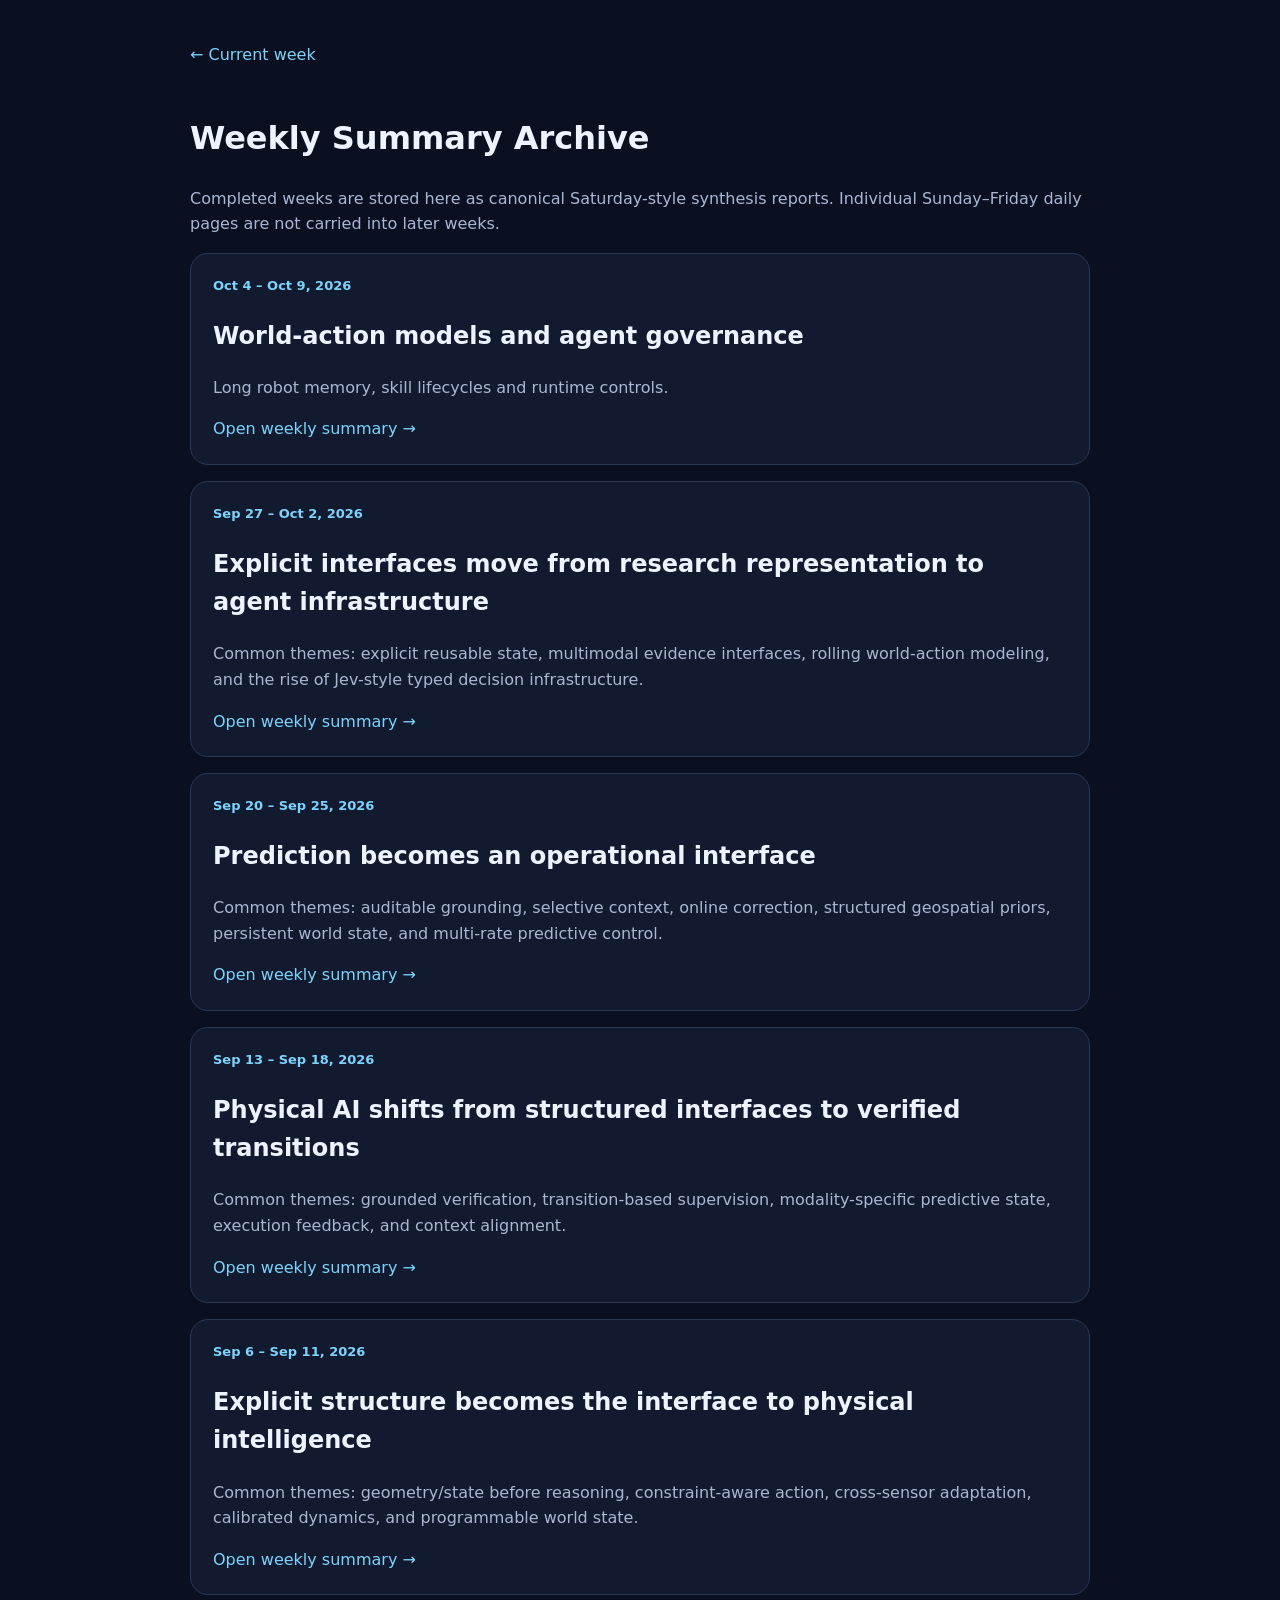
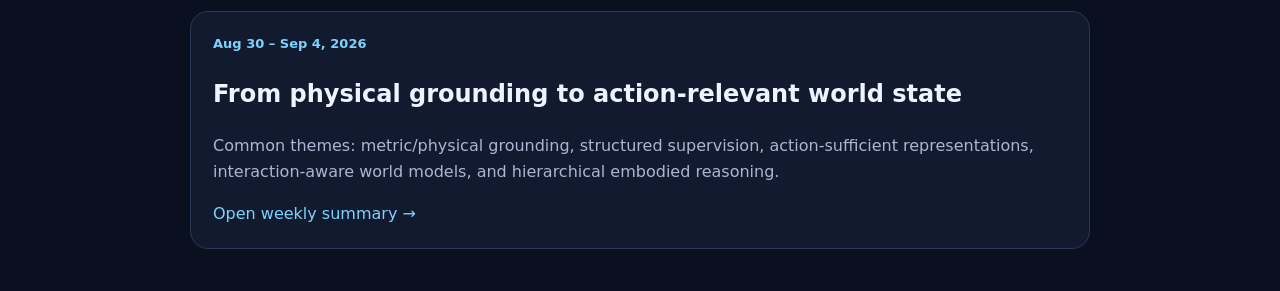
<file: archive/index.html>
<!doctype html><html lang="en"><head><meta charset="utf-8"><meta name="viewport" content="width=device-width,initial-scale=1"><title>Spatial AI Trend — Weekly Archive</title><style>body{margin:0;background:#0b1020;color:#edf3ff;font-family:Inter,system-ui,sans-serif;line-height:1.6}.wrap{max-width:900px;margin:auto;padding:42px 22px}a{color:#7dd3fc;text-decoration:none}.card{border:1px solid #2a3854;background:#121a2f;border-radius:18px;padding:22px;margin-top:16px}p{color:#aab7d2}.back{display:inline-block;margin-bottom:24px}.meta{font-size:13px;color:#7dd3fc;font-weight:700}</style></head><body><main class="wrap"><a class="back" href="../">← Current week</a><h1>Weekly Summary Archive</h1><p>Completed weeks are stored here as canonical Saturday-style synthesis reports. Individual Sunday–Friday daily pages are not carried into later weeks.</p><div class="card"><div class="meta">Oct 4 – Oct 9, 2026</div><h2>World-action models and agent governance</h2><p>Long robot memory, skill lifecycles and runtime controls.</p><a href="2026-10-04-to-2026-10-09.html">Open weekly summary →</a></div><div class="card"><div class="meta">Sep 27 – Oct 2, 2026</div><h2>Explicit interfaces move from research representation to agent infrastructure</h2><p>Common themes: explicit reusable state, multimodal evidence interfaces, rolling world-action modeling, and the rise of Jev-style typed decision infrastructure.</p><a href="2026-09-27-to-2026-10-02.html">Open weekly summary →</a></div><div class="card"><div class="meta">Sep 20 – Sep 25, 2026</div><h2>Prediction becomes an operational interface</h2><p>Common themes: auditable grounding, selective context, online correction, structured geospatial priors, persistent world state, and multi-rate predictive control.</p><a href="2026-09-20-to-2026-09-25.html">Open weekly summary →</a></div><div class="card"><div class="meta">Sep 13 – Sep 18, 2026</div><h2>Physical AI shifts from structured interfaces to verified transitions</h2><p>Common themes: grounded verification, transition-based supervision, modality-specific predictive state, execution feedback, and context alignment.</p><a href="2026-09-13-to-2026-09-18.html">Open weekly summary →</a></div><div class="card"><div class="meta">Sep 6 – Sep 11, 2026</div><h2>Explicit structure becomes the interface to physical intelligence</h2><p>Common themes: geometry/state before reasoning, constraint-aware action, cross-sensor adaptation, calibrated dynamics, and programmable world state.</p><a href="2026-09-06-to-2026-09-11.html">Open weekly summary →</a></div><div class="card"><div class="meta">Aug 30 – Sep 4, 2026</div><h2>From physical grounding to action-relevant world state</h2><p>Common themes: metric/physical grounding, structured supervision, action-sufficient representations, interaction-aware world models, and hierarchical embodied reasoning.</p><a href="2026-08-30-to-2026-09-04.html">Open weekly summary →</a></div></main></body></html>
</file>
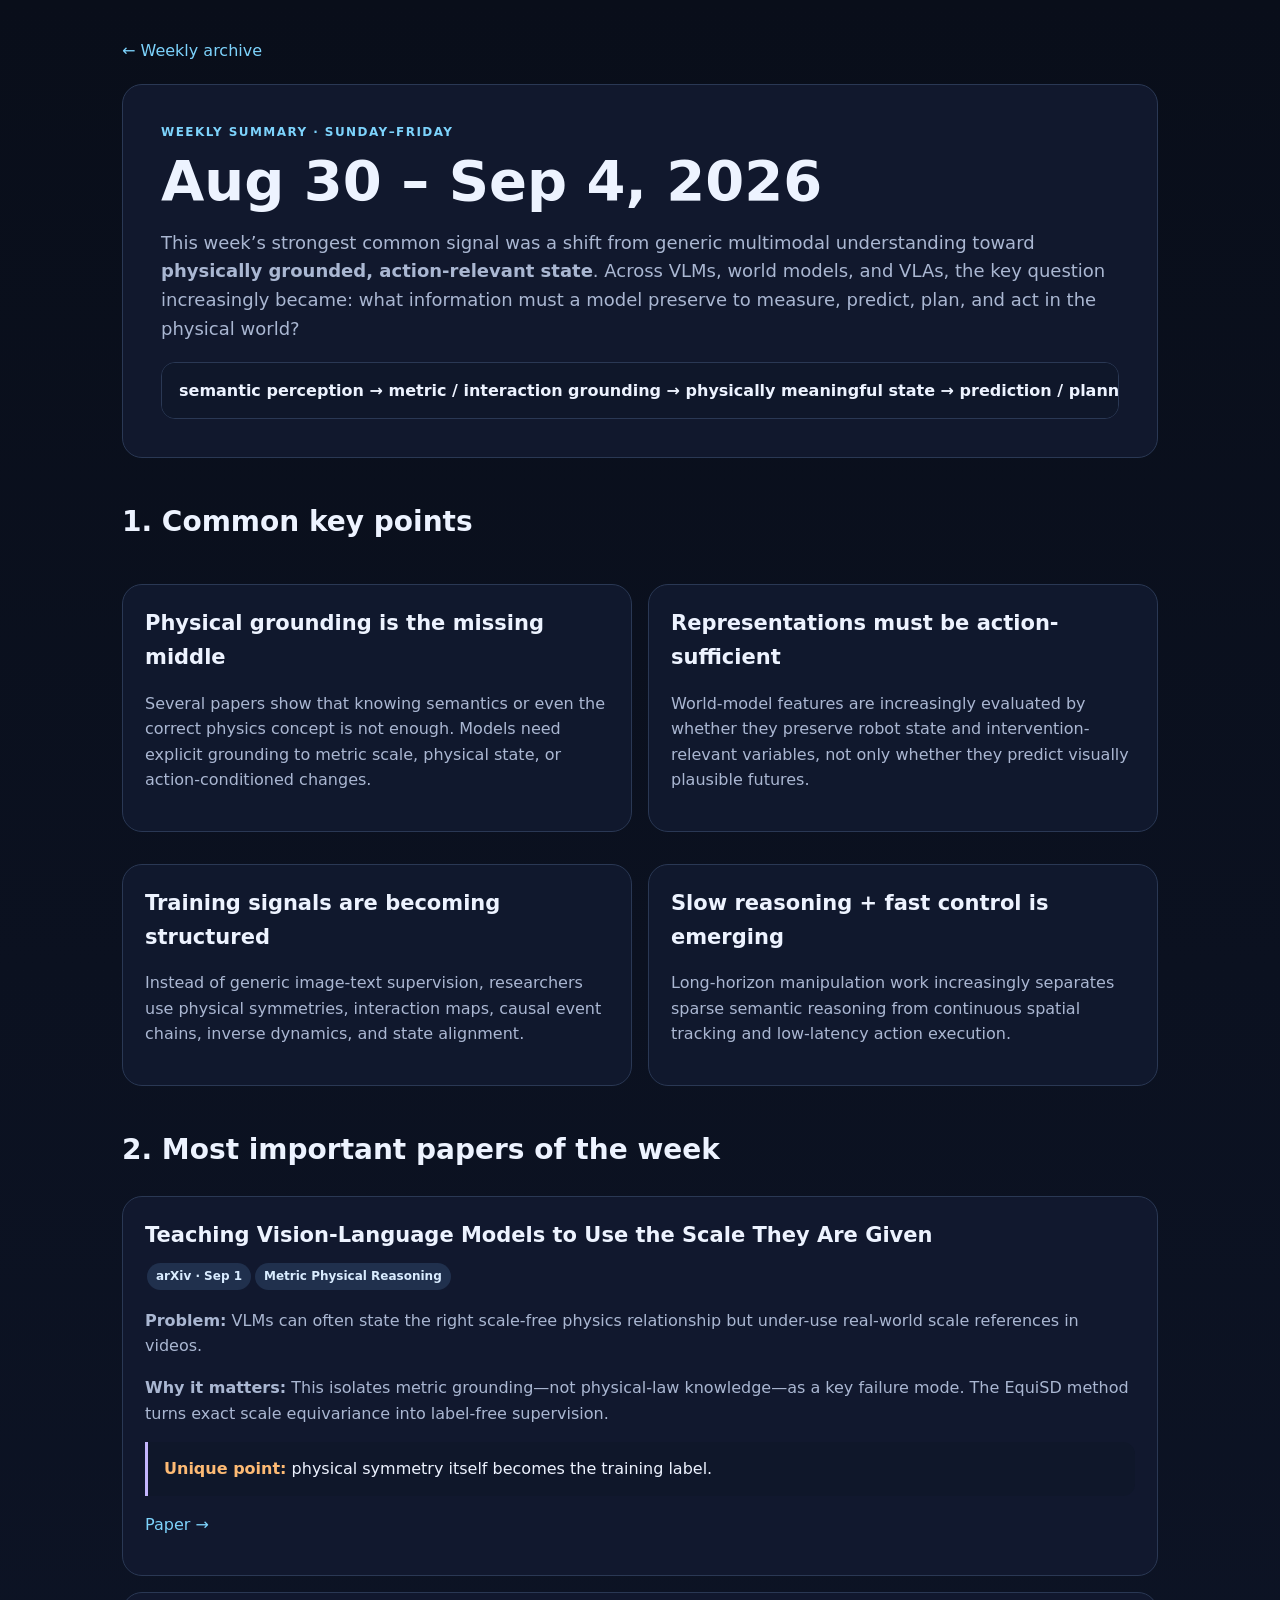
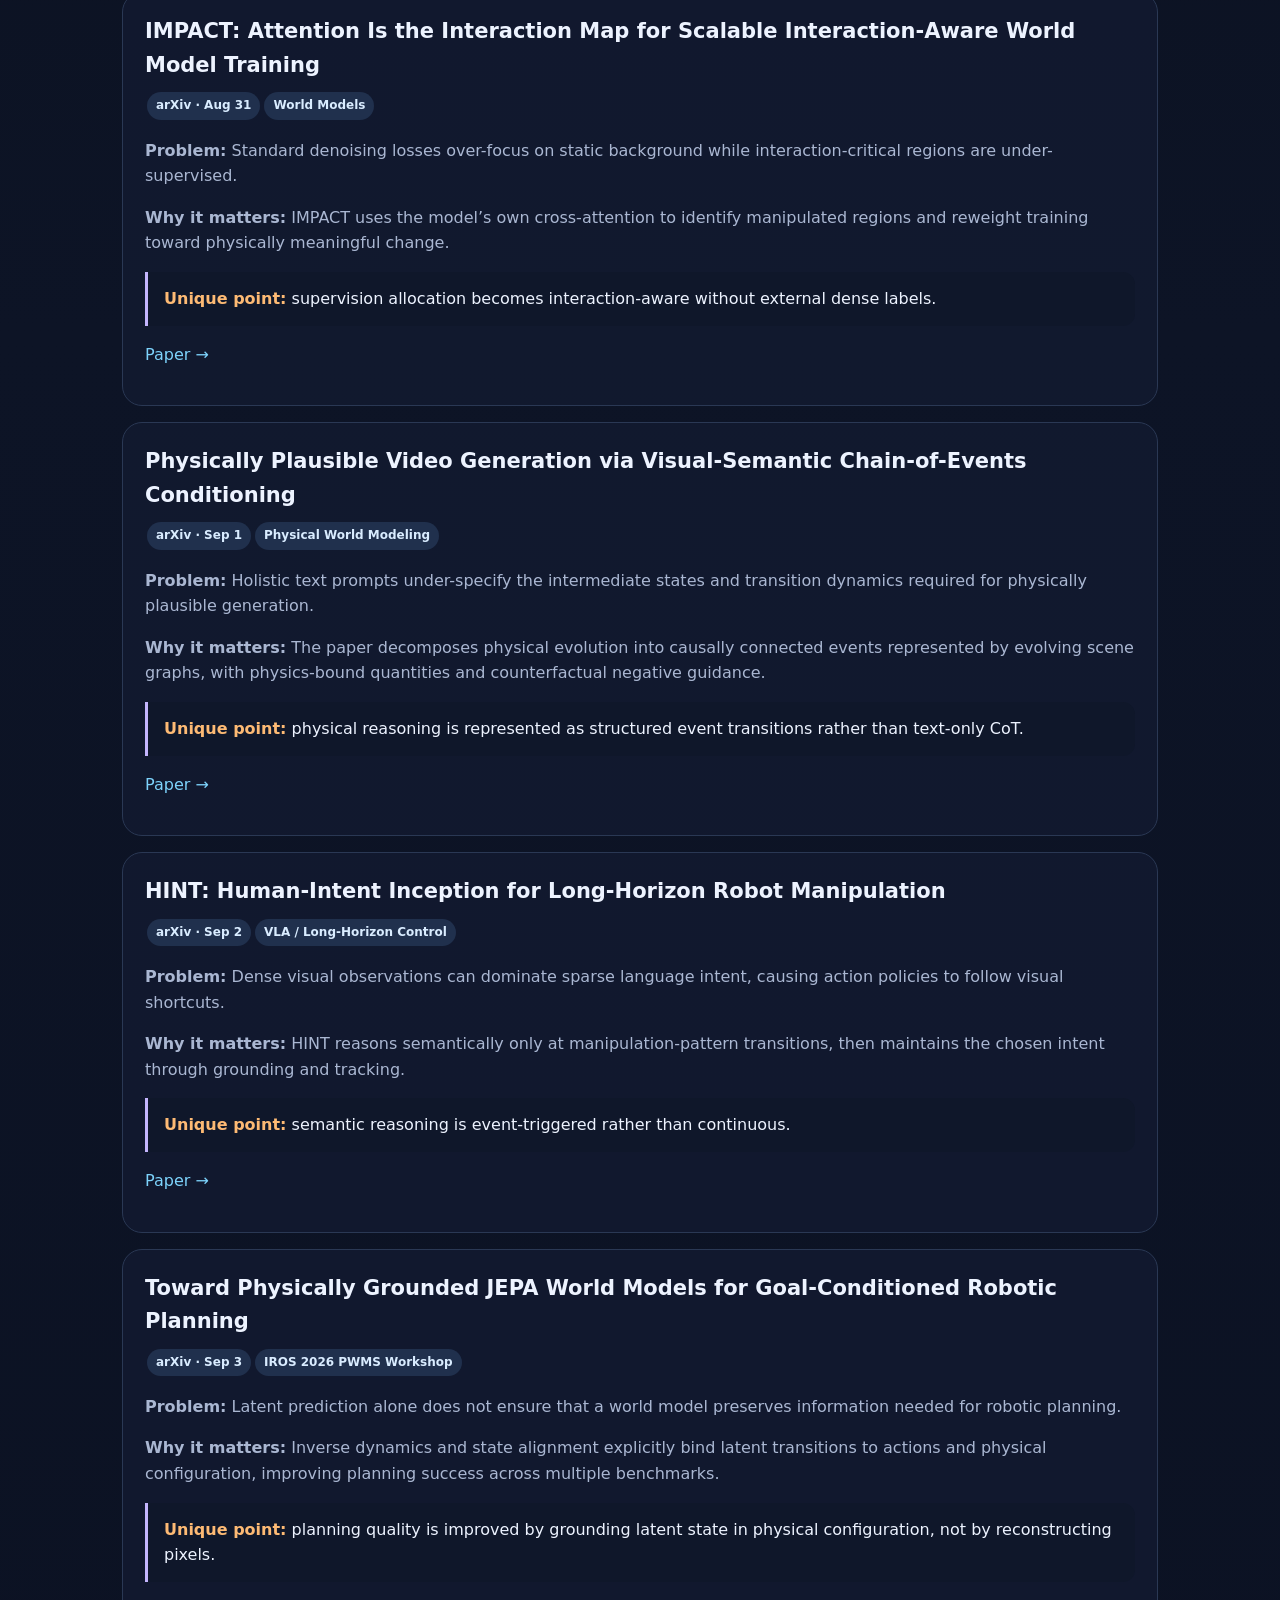
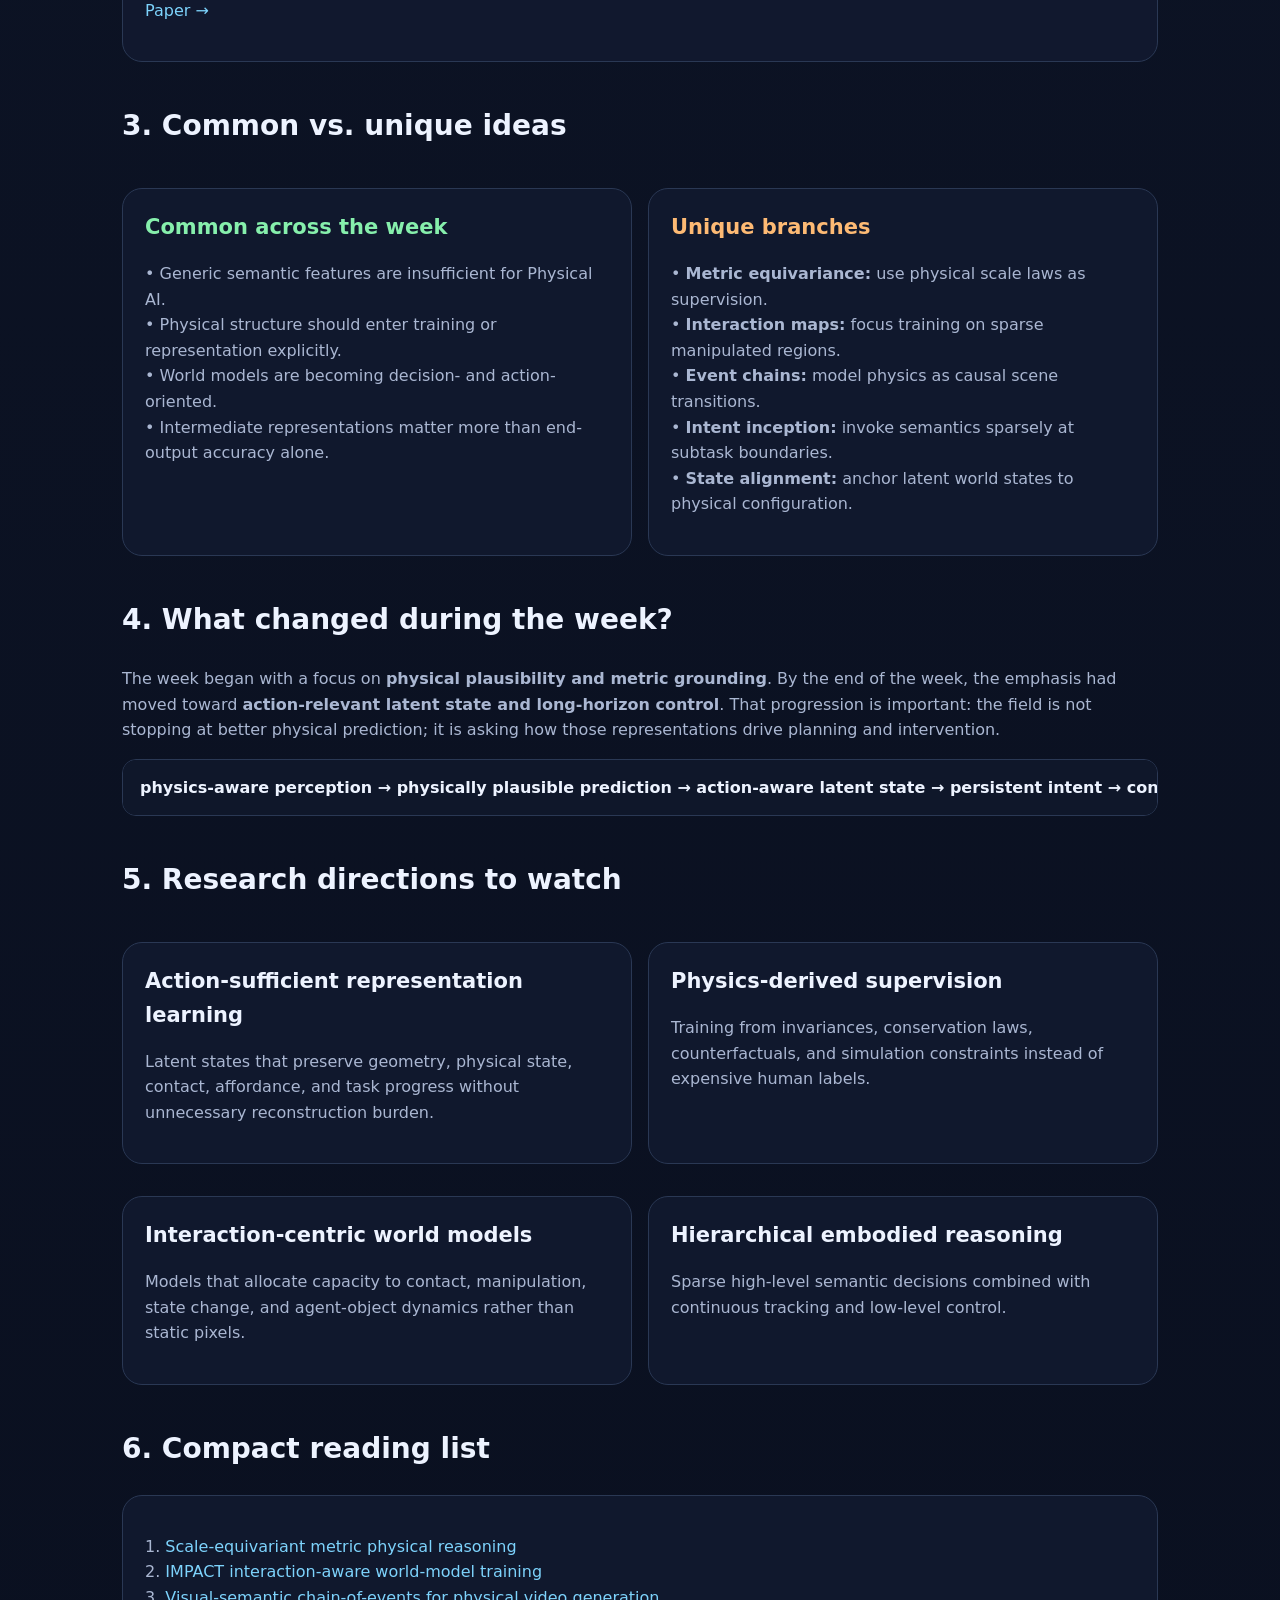
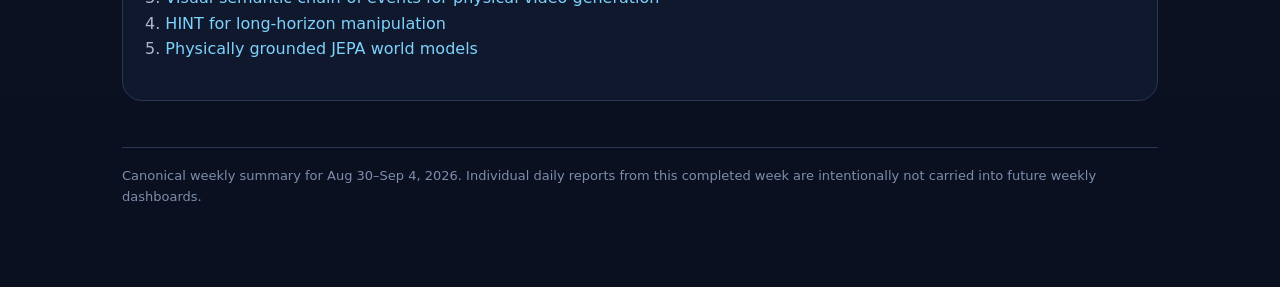
<file: archive/2026-08-30-to-2026-09-04.html>
<!doctype html>
<html lang="en"><head><meta charset="utf-8"><meta name="viewport" content="width=device-width,initial-scale=1"><title>Spatial AI Weekly Summary — Aug 30–Sep 4, 2026</title><style>
:root{--bg:#0b1020;--panel:#121a2f;--panel2:#0f172a;--text:#edf3ff;--muted:#aab7d2;--line:#2a3854;--accent:#7dd3fc;--accent2:#c4b5fd;--green:#86efac;--orange:#fdba74}*{box-sizing:border-box}body{margin:0;background:linear-gradient(180deg,#090e1a,#0d1426 38%,#0a1020);color:var(--text);font-family:Inter,system-ui,sans-serif;line-height:1.6}a{color:var(--accent);text-decoration:none}a:hover{text-decoration:underline}.wrap{max-width:1080px;margin:auto;padding:38px 22px 80px}.hero,.card,.box{border:1px solid var(--line);background:rgba(18,26,47,.92);border-radius:20px}.hero{padding:38px}.card,.box{padding:22px;margin-top:16px}.eyebrow{font-size:12px;letter-spacing:.12em;text-transform:uppercase;color:var(--accent);font-weight:800}h1{font-size:clamp(34px,5vw,56px);line-height:1.05;margin:10px 0 14px}h2{margin-top:42px;font-size:28px}h3{margin:0 0 8px;font-size:21px}p{color:var(--muted)}.lead{font-size:18px}.grid{display:grid;grid-template-columns:repeat(2,minmax(0,1fr));gap:16px}.tag{display:inline-block;font-size:12px;font-weight:800;padding:4px 9px;border-radius:999px;background:#20304d;color:#d9ecff;margin:2px}.trend{margin-top:12px;padding:14px 16px;border-left:3px solid var(--accent2);background:var(--panel2);border-radius:0 12px 12px 0}.flow{margin-top:14px;padding:15px 17px;border:1px solid var(--line);border-radius:14px;background:var(--panel2);overflow:auto;white-space:nowrap;font-weight:760}.common{color:var(--green);font-weight:800}.unique{color:var(--orange);font-weight:800}.back{display:inline-block;margin-bottom:20px}.footer{margin-top:46px;border-top:1px solid var(--line);padding-top:18px;color:#7e8dab;font-size:13px}@media(max-width:780px){.grid{grid-template-columns:1fr}.hero{padding:26px}}
</style></head><body><main class="wrap"><a class="back" href="./">← Weekly archive</a>
<section class="hero"><div class="eyebrow">Weekly Summary · Sunday–Friday</div><h1>Aug 30 – Sep 4, 2026</h1><p class="lead">This week’s strongest common signal was a shift from generic multimodal understanding toward <strong>physically grounded, action-relevant state</strong>. Across VLMs, world models, and VLAs, the key question increasingly became: what information must a model preserve to measure, predict, plan, and act in the physical world?</p><div class="flow">semantic perception → metric / interaction grounding → physically meaningful state → prediction / planning → embodied control</div></section>

<h2>1. Common key points</h2><div class="grid">
<div class="box"><h3>Physical grounding is the missing middle</h3><p>Several papers show that knowing semantics or even the correct physics concept is not enough. Models need explicit grounding to metric scale, physical state, or action-conditioned changes.</p></div>
<div class="box"><h3>Representations must be action-sufficient</h3><p>World-model features are increasingly evaluated by whether they preserve robot state and intervention-relevant variables, not only whether they predict visually plausible futures.</p></div>
<div class="box"><h3>Training signals are becoming structured</h3><p>Instead of generic image-text supervision, researchers use physical symmetries, interaction maps, causal event chains, inverse dynamics, and state alignment.</p></div>
<div class="box"><h3>Slow reasoning + fast control is emerging</h3><p>Long-horizon manipulation work increasingly separates sparse semantic reasoning from continuous spatial tracking and low-latency action execution.</p></div>
</div>

<h2>2. Most important papers of the week</h2>
<article class="card"><h3>Teaching Vision-Language Models to Use the Scale They Are Given</h3><div><span class="tag">arXiv · Sep 1</span><span class="tag">Metric Physical Reasoning</span></div><p><strong>Problem:</strong> VLMs can often state the right scale-free physics relationship but under-use real-world scale references in videos.</p><p><strong>Why it matters:</strong> This isolates metric grounding—not physical-law knowledge—as a key failure mode. The EquiSD method turns exact scale equivariance into label-free supervision.</p><div class="trend"><span class="unique">Unique point:</span> physical symmetry itself becomes the training label.</div><p><a href="https://arxiv.org/abs/2609.00658" target="_blank">Paper →</a></p></article>

<article class="card"><h3>IMPACT: Attention Is the Interaction Map for Scalable Interaction-Aware World Model Training</h3><div><span class="tag">arXiv · Aug 31</span><span class="tag">World Models</span></div><p><strong>Problem:</strong> Standard denoising losses over-focus on static background while interaction-critical regions are under-supervised.</p><p><strong>Why it matters:</strong> IMPACT uses the model’s own cross-attention to identify manipulated regions and reweight training toward physically meaningful change.</p><div class="trend"><span class="unique">Unique point:</span> supervision allocation becomes interaction-aware without external dense labels.</div><p><a href="https://arxiv.org/abs/2609.00161" target="_blank">Paper →</a></p></article>

<article class="card"><h3>Physically Plausible Video Generation via Visual-Semantic Chain-of-Events Conditioning</h3><div><span class="tag">arXiv · Sep 1</span><span class="tag">Physical World Modeling</span></div><p><strong>Problem:</strong> Holistic text prompts under-specify the intermediate states and transition dynamics required for physically plausible generation.</p><p><strong>Why it matters:</strong> The paper decomposes physical evolution into causally connected events represented by evolving scene graphs, with physics-bound quantities and counterfactual negative guidance.</p><div class="trend"><span class="unique">Unique point:</span> physical reasoning is represented as structured event transitions rather than text-only CoT.</div><p><a href="https://arxiv.org/abs/2609.00656" target="_blank">Paper →</a></p></article>

<article class="card"><h3>HINT: Human-Intent Inception for Long-Horizon Robot Manipulation</h3><div><span class="tag">arXiv · Sep 2</span><span class="tag">VLA / Long-Horizon Control</span></div><p><strong>Problem:</strong> Dense visual observations can dominate sparse language intent, causing action policies to follow visual shortcuts.</p><p><strong>Why it matters:</strong> HINT reasons semantically only at manipulation-pattern transitions, then maintains the chosen intent through grounding and tracking.</p><div class="trend"><span class="unique">Unique point:</span> semantic reasoning is event-triggered rather than continuous.</div><p><a href="https://arxiv.org/abs/2609.02653" target="_blank">Paper →</a></p></article>

<article class="card"><h3>Toward Physically Grounded JEPA World Models for Goal-Conditioned Robotic Planning</h3><div><span class="tag">arXiv · Sep 3</span><span class="tag">IROS 2026 PWMS Workshop</span></div><p><strong>Problem:</strong> Latent prediction alone does not ensure that a world model preserves information needed for robotic planning.</p><p><strong>Why it matters:</strong> Inverse dynamics and state alignment explicitly bind latent transitions to actions and physical configuration, improving planning success across multiple benchmarks.</p><div class="trend"><span class="unique">Unique point:</span> planning quality is improved by grounding latent state in physical configuration, not by reconstructing pixels.</div><p><a href="https://arxiv.org/abs/2609.03565" target="_blank">Paper →</a></p></article>

<h2>3. Common vs. unique ideas</h2><div class="grid">
<div class="box"><h3 class="common">Common across the week</h3><p>• Generic semantic features are insufficient for Physical AI.<br>• Physical structure should enter training or representation explicitly.<br>• World models are becoming decision- and action-oriented.<br>• Intermediate representations matter more than end-output accuracy alone.</p></div>
<div class="box"><h3 class="unique">Unique branches</h3><p>• <strong>Metric equivariance:</strong> use physical scale laws as supervision.<br>• <strong>Interaction maps:</strong> focus training on sparse manipulated regions.<br>• <strong>Event chains:</strong> model physics as causal scene transitions.<br>• <strong>Intent inception:</strong> invoke semantics sparsely at subtask boundaries.<br>• <strong>State alignment:</strong> anchor latent world states to physical configuration.</p></div>
</div>

<h2>4. What changed during the week?</h2><p>The week began with a focus on <strong>physical plausibility and metric grounding</strong>. By the end of the week, the emphasis had moved toward <strong>action-relevant latent state and long-horizon control</strong>. That progression is important: the field is not stopping at better physical prediction; it is asking how those representations drive planning and intervention.</p><div class="flow">physics-aware perception → physically plausible prediction → action-aware latent state → persistent intent → control</div>

<h2>5. Research directions to watch</h2><div class="grid"><div class="box"><h3>Action-sufficient representation learning</h3><p>Latent states that preserve geometry, physical state, contact, affordance, and task progress without unnecessary reconstruction burden.</p></div><div class="box"><h3>Physics-derived supervision</h3><p>Training from invariances, conservation laws, counterfactuals, and simulation constraints instead of expensive human labels.</p></div><div class="box"><h3>Interaction-centric world models</h3><p>Models that allocate capacity to contact, manipulation, state change, and agent-object dynamics rather than static pixels.</p></div><div class="box"><h3>Hierarchical embodied reasoning</h3><p>Sparse high-level semantic decisions combined with continuous tracking and low-level control.</p></div></div>

<h2>6. Compact reading list</h2><div class="box"><p>1. <a href="https://arxiv.org/abs/2609.00658" target="_blank">Scale-equivariant metric physical reasoning</a><br>2. <a href="https://arxiv.org/abs/2609.00161" target="_blank">IMPACT interaction-aware world-model training</a><br>3. <a href="https://arxiv.org/abs/2609.00656" target="_blank">Visual-semantic chain-of-events for physical video generation</a><br>4. <a href="https://arxiv.org/abs/2609.02653" target="_blank">HINT for long-horizon manipulation</a><br>5. <a href="https://arxiv.org/abs/2609.03565" target="_blank">Physically grounded JEPA world models</a></p></div>

<div class="footer">Canonical weekly summary for Aug 30–Sep 4, 2026. Individual daily reports from this completed week are intentionally not carried into future weekly dashboards.</div>
</main></body></html>
</file>
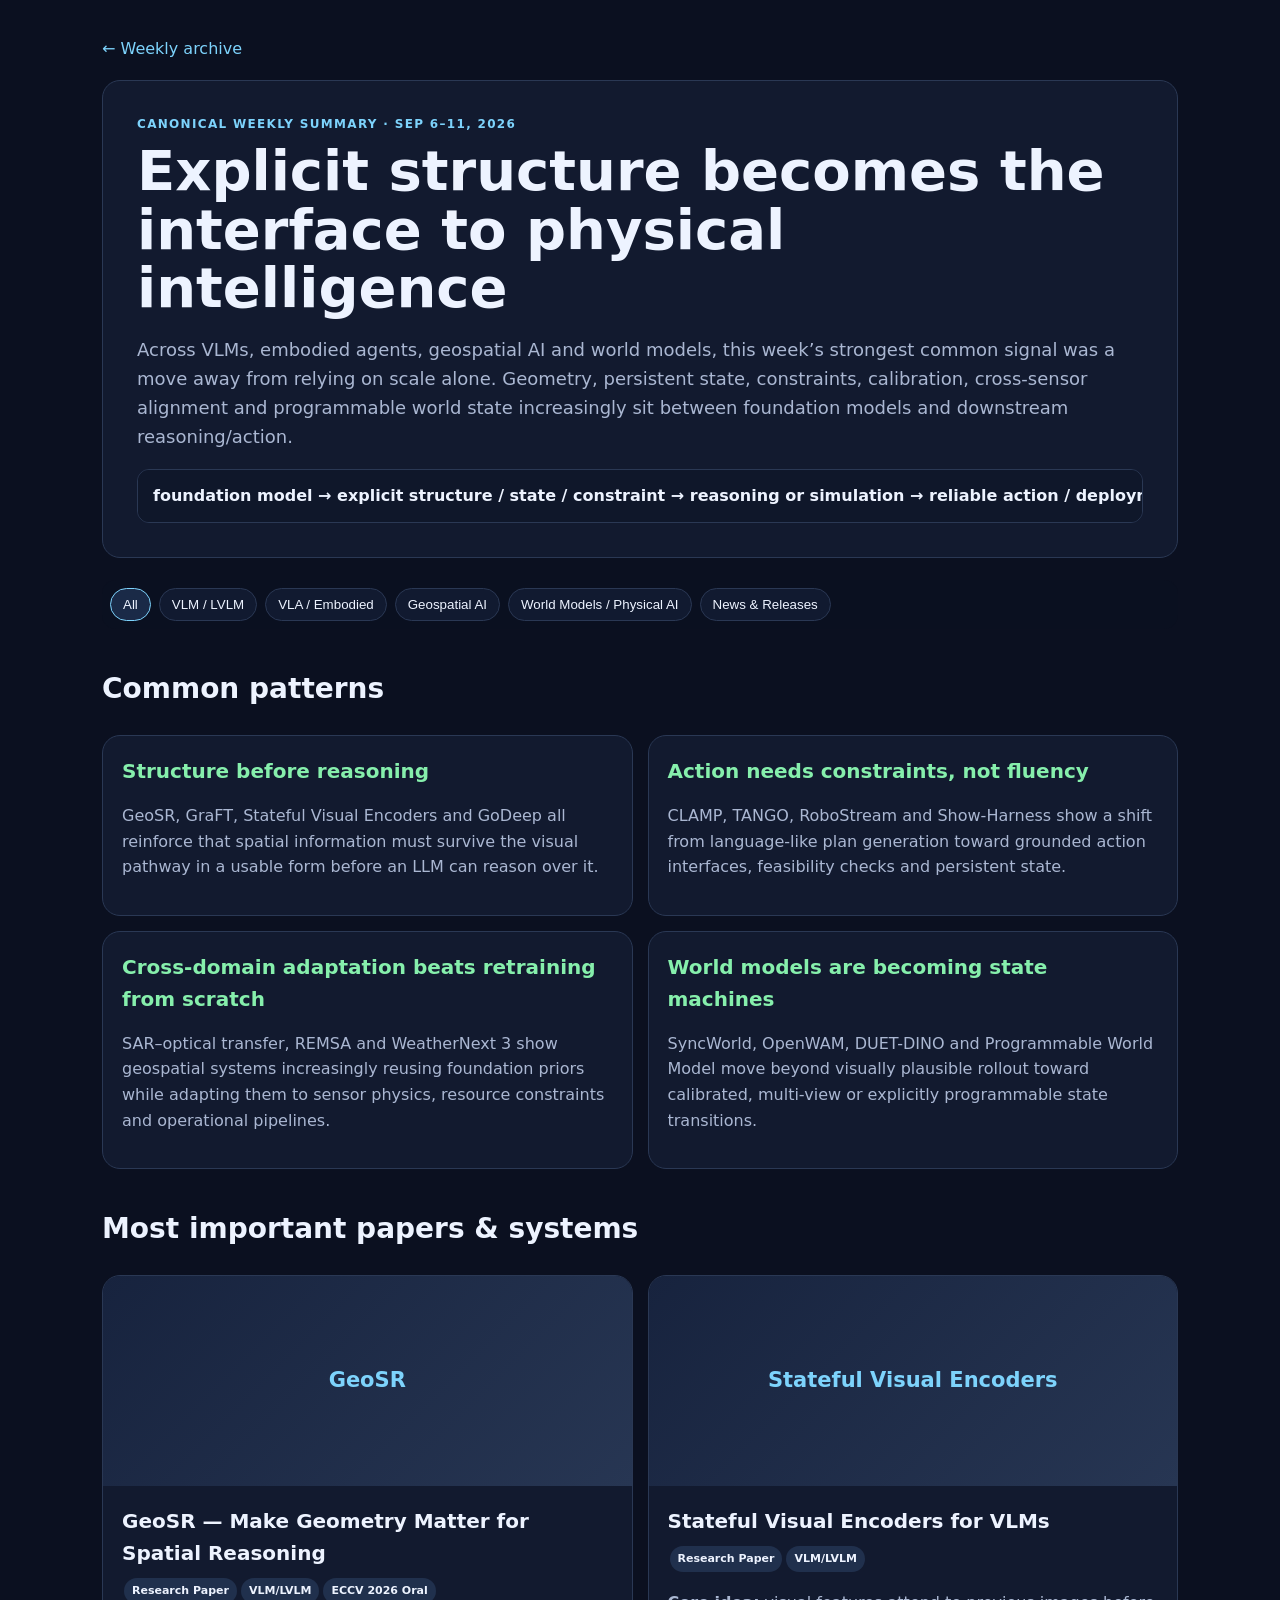
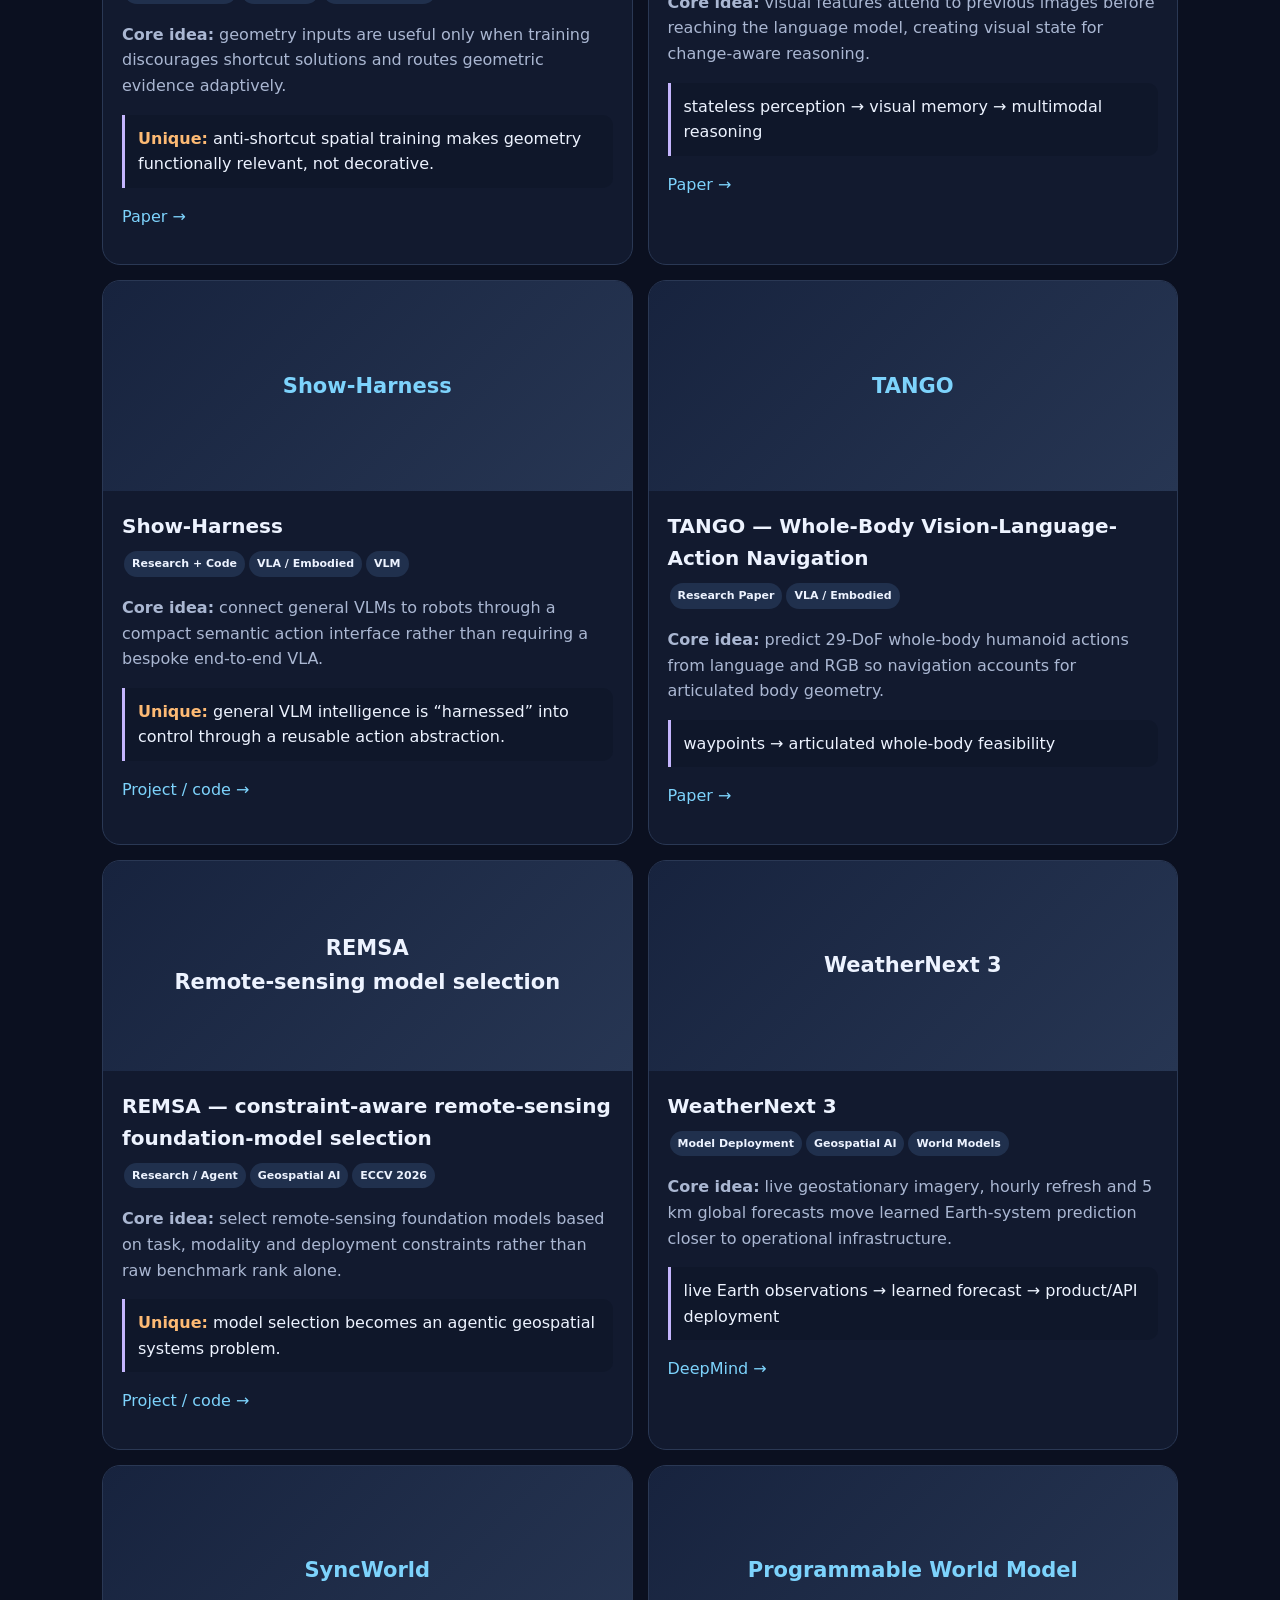
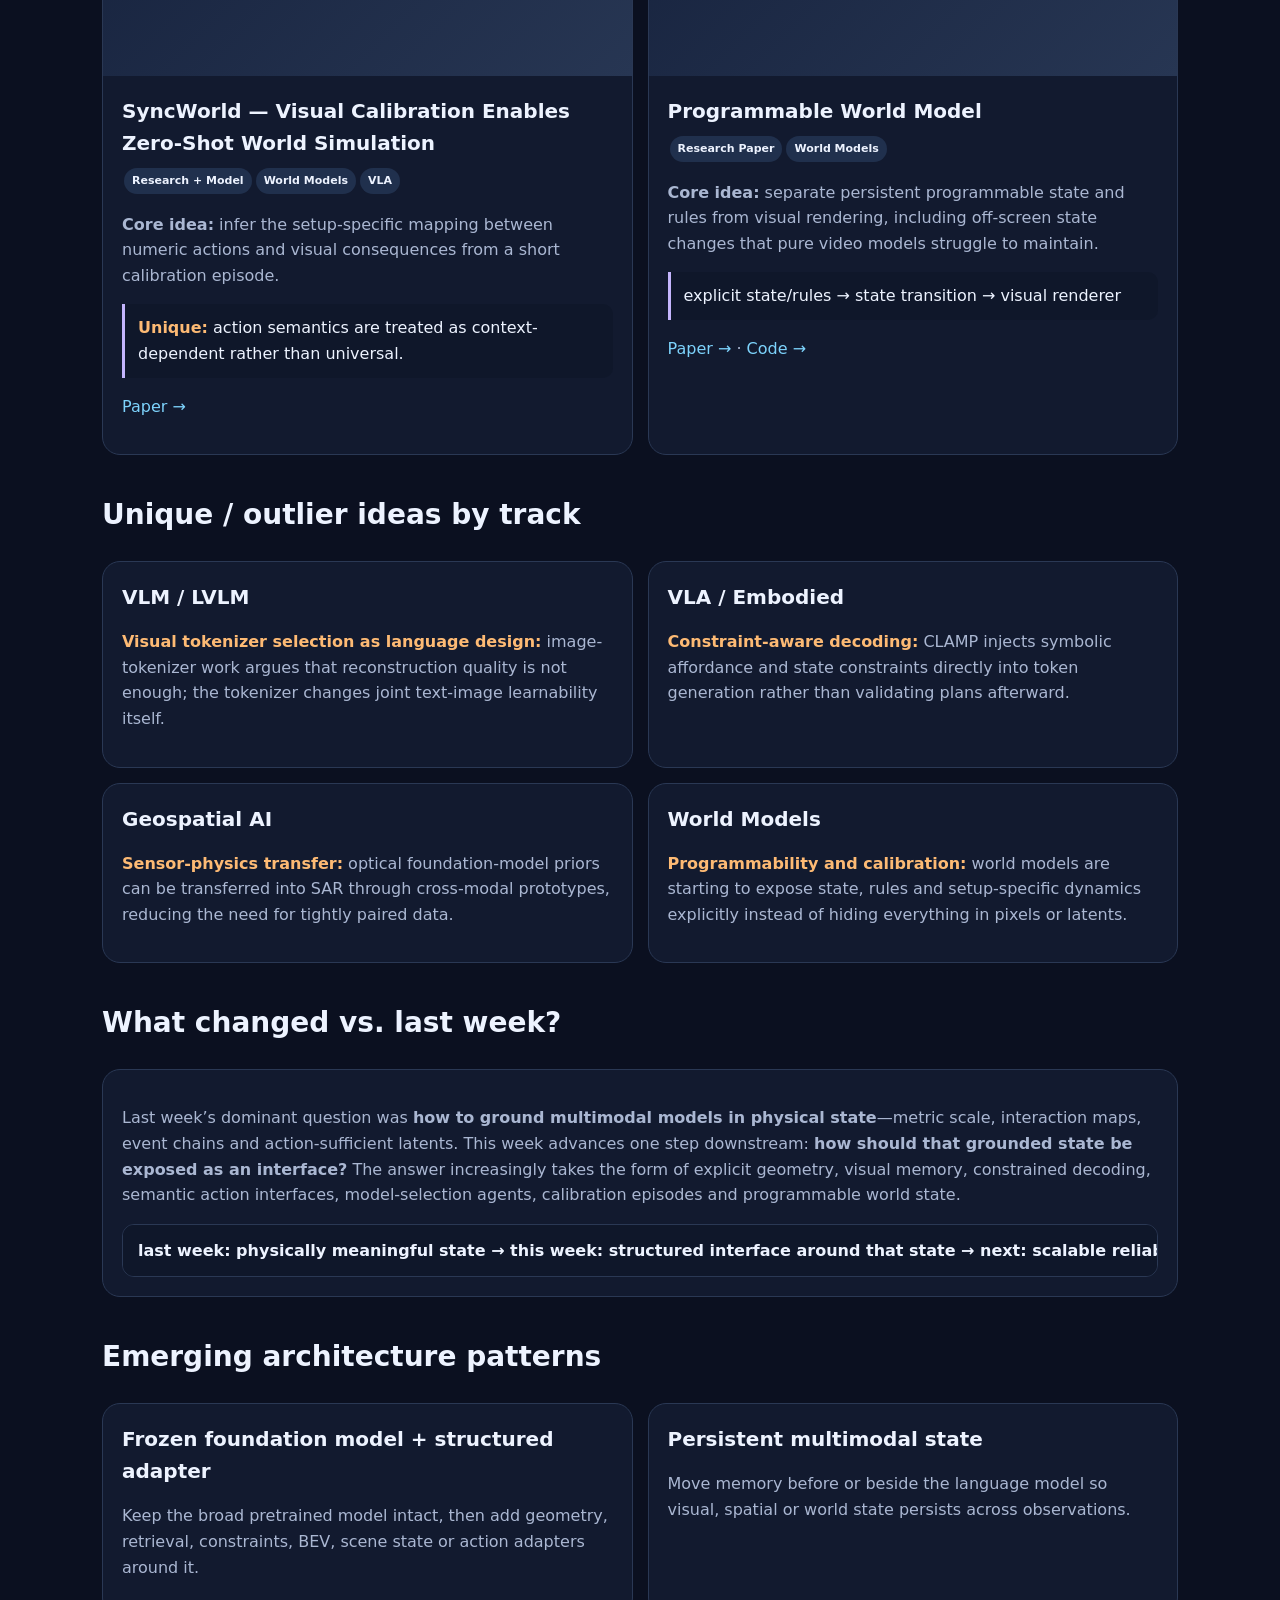
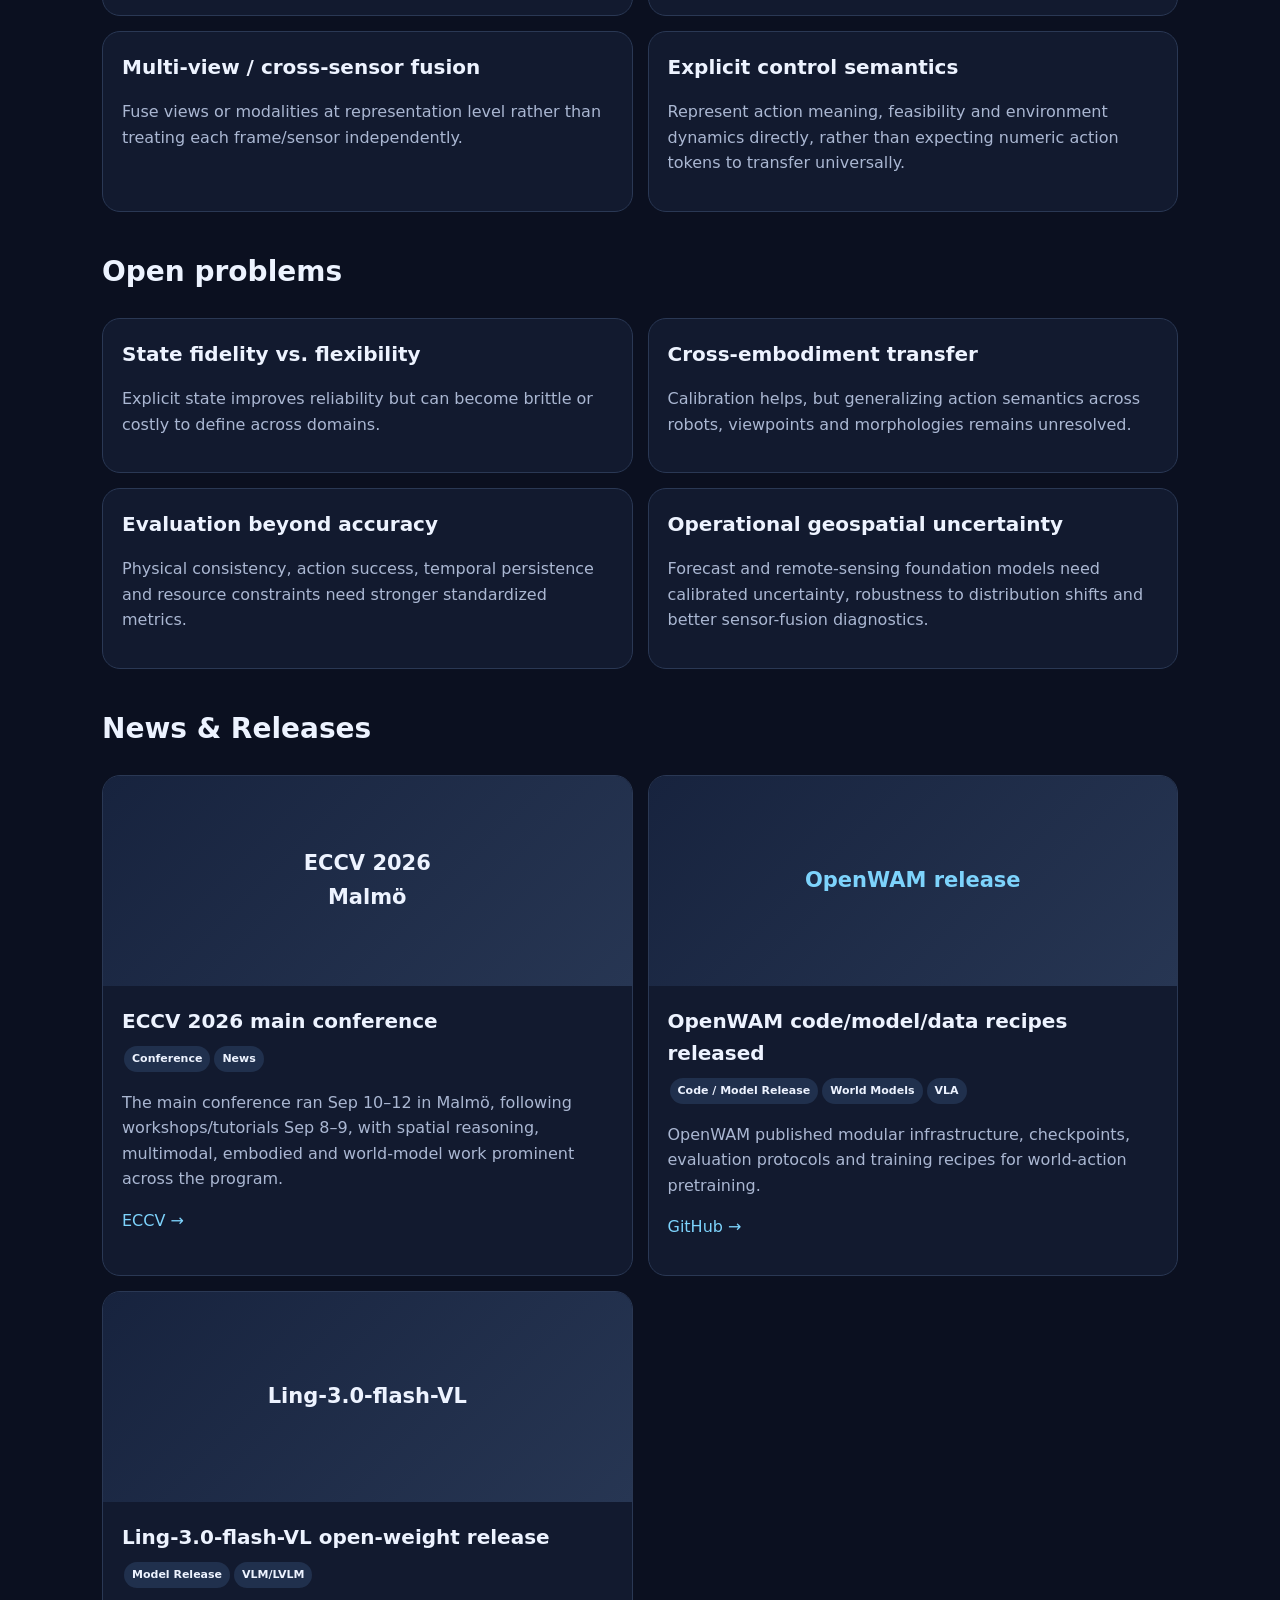
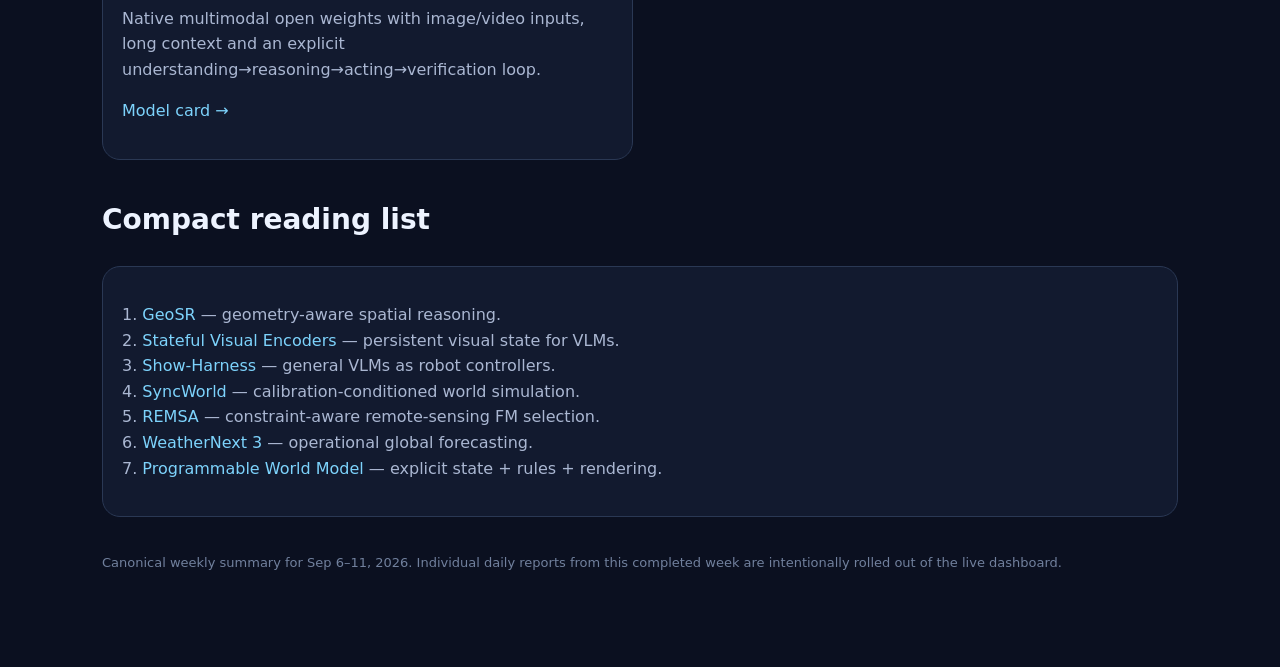
<file: archive/2026-09-06-to-2026-09-11.html>
<!doctype html><html lang="en"><head><meta charset="utf-8"><meta name="viewport" content="width=device-width,initial-scale=1"><title>Spatial AI Weekly Summary — Sep 6–11, 2026</title><style>:root{--bg:#0b1020;--p:#121a2f;--p2:#0f172a;--t:#edf3ff;--m:#aab7d2;--l:#2a3854;--a:#7dd3fc;--a2:#c4b5fd;--g:#86efac;--o:#fdba74}*{box-sizing:border-box}body{margin:0;background:#0b1020;color:var(--t);font-family:Inter,system-ui,sans-serif;line-height:1.6}a{color:var(--a);text-decoration:none}.wrap{max-width:1120px;margin:auto;padding:36px 22px 80px}.hero,.card,.box{border:1px solid var(--l);background:var(--p);border-radius:18px}.hero{padding:34px}.eyebrow{font-size:12px;text-transform:uppercase;letter-spacing:.11em;color:var(--a);font-weight:800}h1{font-size:clamp(34px,5vw,56px);line-height:1.05;margin:8px 0 12px}h2{font-size:28px;margin-top:38px}h3{font-size:20px;margin:0 0 7px}p{color:var(--m)}.lead{font-size:18px}.filters{display:flex;gap:8px;flex-wrap:wrap;margin:22px 0;position:sticky;top:8px;z-index:5;background:rgba(11,16,32,.94);padding:8px;border-radius:14px}.filter{border:1px solid var(--l);background:#111a30;color:var(--t);padding:8px 12px;border-radius:999px;cursor:pointer}.filter.active,.filter:hover{border-color:var(--a);background:#1a2a47}.grid,.cards{display:grid;grid-template-columns:repeat(2,minmax(0,1fr));gap:15px}.card{overflow:hidden}.thumb{height:210px;display:flex;align-items:center;justify-content:center;background:linear-gradient(135deg,#17233e,#273653);font-size:21px;font-weight:900;text-align:center;overflow:hidden}.thumb img{width:100%;height:100%;display:block;background:white;object-fit:contain}.thumb.photo img{object-fit:cover}.thumb .fallback-label{padding:20px}.thumb:not(.fallback) .fallback-label{display:none}.cardbody,.box{padding:19px}.tag{display:inline-block;font-size:11px;font-weight:800;padding:4px 8px;border-radius:999px;background:#20304d;margin:2px}.trend{margin-top:10px;padding:11px 13px;border-left:3px solid var(--a2);background:var(--p2);border-radius:0 10px 10px 0}.common{color:var(--g);font-weight:800}.unique{color:var(--o);font-weight:800}.flow{padding:13px 15px;border:1px solid var(--l);border-radius:12px;background:var(--p2);overflow:auto;white-space:nowrap;font-weight:750}.hidden{display:none!important}.back{display:inline-block;margin-bottom:18px}@media(max-width:760px){.grid,.cards{grid-template-columns:1fr}.hero{padding:24px}}</style></head><body><main class="wrap"><a class="back" href="./">← Weekly archive</a><section class="hero"><div class="eyebrow">Canonical Weekly Summary · Sep 6–11, 2026</div><h1>Explicit structure becomes the interface to physical intelligence</h1><p class="lead">Across VLMs, embodied agents, geospatial AI and world models, this week’s strongest common signal was a move away from relying on scale alone. Geometry, persistent state, constraints, calibration, cross-sensor alignment and programmable world state increasingly sit between foundation models and downstream reasoning/action.</p><div class="flow">foundation model → explicit structure / state / constraint → reasoning or simulation → reliable action / deployment</div></section><div class="filters" id="filters"><button class="filter active" data-filter="all">All</button><button class="filter" data-filter="vlm">VLM / LVLM</button><button class="filter" data-filter="vla">VLA / Embodied</button><button class="filter" data-filter="geo">Geospatial AI</button><button class="filter" data-filter="world">World Models / Physical AI</button><button class="filter" data-filter="news">News & Releases</button></div><h2>Common patterns</h2><div class="grid"><div class="box"><h3 class="common">Structure before reasoning</h3><p>GeoSR, GraFT, Stateful Visual Encoders and GoDeep all reinforce that spatial information must survive the visual pathway in a usable form before an LLM can reason over it.</p></div><div class="box"><h3 class="common">Action needs constraints, not fluency</h3><p>CLAMP, TANGO, RoboStream and Show-Harness show a shift from language-like plan generation toward grounded action interfaces, feasibility checks and persistent state.</p></div><div class="box"><h3 class="common">Cross-domain adaptation beats retraining from scratch</h3><p>SAR–optical transfer, REMSA and WeatherNext 3 show geospatial systems increasingly reusing foundation priors while adapting them to sensor physics, resource constraints and operational pipelines.</p></div><div class="box"><h3 class="common">World models are becoming state machines</h3><p>SyncWorld, OpenWAM, DUET-DINO and Programmable World Model move beyond visually plausible rollout toward calibrated, multi-view or explicitly programmable state transitions.</p></div></div><h2>Most important papers & systems</h2><div class="cards">
<article class="card item" data-topics="vlm"><a class="thumb" href="https://suhzhang.github.io/GeoSR/" target="_blank"><img src="https://suhzhang.github.io/GeoSR/assets/module.png" alt="GeoSR architecture" onerror="this.parentElement.classList.add('fallback');this.remove()"><span class="fallback-label">GeoSR</span></a><div class="cardbody"><h3>GeoSR — Make Geometry Matter for Spatial Reasoning</h3><span class="tag">Research Paper</span><span class="tag">VLM/LVLM</span><span class="tag">ECCV 2026 Oral</span><p><strong>Core idea:</strong> geometry inputs are useful only when training discourages shortcut solutions and routes geometric evidence adaptively.</p><div class="trend"><span class="unique">Unique:</span> anti-shortcut spatial training makes geometry functionally relevant, not decorative.</div><p><a href="https://arxiv.org/abs/2603.26639" target="_blank">Paper →</a></p></div></article>
<article class="card item" data-topics="vlm"><a class="thumb" href="https://statefulvisualencoders.github.io/" target="_blank"><img src="https://statefulvisualencoders.github.io/assets/arch.png" alt="Stateful Visual Encoders" onerror="this.parentElement.classList.add('fallback');this.remove()"><span class="fallback-label">Stateful Visual Encoders</span></a><div class="cardbody"><h3>Stateful Visual Encoders for VLMs</h3><span class="tag">Research Paper</span><span class="tag">VLM/LVLM</span><p><strong>Core idea:</strong> visual features attend to previous images before reaching the language model, creating visual state for change-aware reasoning.</p><div class="trend">stateless perception → visual memory → multimodal reasoning</div><p><a href="https://arxiv.org/abs/2606.04433" target="_blank">Paper →</a></p></div></article>
<article class="card item" data-topics="vla vlm"><a class="thumb" href="https://github.com/showlab/Show-Harness" target="_blank"><img src="https://raw.githubusercontent.com/showlab/Show-Harness/main/assets/overview.png" alt="Show-Harness overview" onerror="this.parentElement.classList.add('fallback');this.remove()"><span class="fallback-label">Show-Harness</span></a><div class="cardbody"><h3>Show-Harness</h3><span class="tag">Research + Code</span><span class="tag">VLA / Embodied</span><span class="tag">VLM</span><p><strong>Core idea:</strong> connect general VLMs to robots through a compact semantic action interface rather than requiring a bespoke end-to-end VLA.</p><div class="trend"><span class="unique">Unique:</span> general VLM intelligence is “harnessed” into control through a reusable action abstraction.</div><p><a href="https://github.com/showlab/Show-Harness" target="_blank">Project / code →</a></p></div></article>
<article class="card item" data-topics="vla"><a class="thumb" href="https://arxiv.org/abs/2609.09158" target="_blank"><img src="https://arxiv.org/html/2609.09158v1/teaser_new.png" alt="TANGO teaser" onerror="this.parentElement.classList.add('fallback');this.remove()"><span class="fallback-label">TANGO</span></a><div class="cardbody"><h3>TANGO — Whole-Body Vision-Language-Action Navigation</h3><span class="tag">Research Paper</span><span class="tag">VLA / Embodied</span><p><strong>Core idea:</strong> predict 29-DoF whole-body humanoid actions from language and RGB so navigation accounts for articulated body geometry.</p><div class="trend">waypoints → articulated whole-body feasibility</div><p><a href="https://arxiv.org/abs/2609.09158" target="_blank">Paper →</a></p></div></article>
<article class="card item" data-topics="geo"><div class="thumb fallback"><span class="fallback-label">REMSA<br>Remote-sensing model selection</span></div><div class="cardbody"><h3>REMSA — constraint-aware remote-sensing foundation-model selection</h3><span class="tag">Research / Agent</span><span class="tag">Geospatial AI</span><span class="tag">ECCV 2026</span><p><strong>Core idea:</strong> select remote-sensing foundation models based on task, modality and deployment constraints rather than raw benchmark rank alone.</p><div class="trend"><span class="unique">Unique:</span> model selection becomes an agentic geospatial systems problem.</div><p><a href="https://github.com/be-chen/REMSA" target="_blank">Project / code →</a></p></div></article>
<article class="card item" data-topics="geo world"><div class="thumb fallback"><span class="fallback-label">WeatherNext 3</span></div><div class="cardbody"><h3>WeatherNext 3</h3><span class="tag">Model Deployment</span><span class="tag">Geospatial AI</span><span class="tag">World Models</span><p><strong>Core idea:</strong> live geostationary imagery, hourly refresh and 5 km global forecasts move learned Earth-system prediction closer to operational infrastructure.</p><div class="trend">live Earth observations → learned forecast → product/API deployment</div><p><a href="https://deepmind.google/science/weathernext/" target="_blank">DeepMind →</a></p></div></article>
<article class="card item" data-topics="world vla"><a class="thumb" href="https://umass-embodied-agi.github.io/SyncWorld/" target="_blank"><img src="https://umass-embodied-agi.github.io/SyncWorld/images/teaser.png" alt="SyncWorld teaser" onerror="this.parentElement.classList.add('fallback');this.remove()"><span class="fallback-label">SyncWorld</span></a><div class="cardbody"><h3>SyncWorld — Visual Calibration Enables Zero-Shot World Simulation</h3><span class="tag">Research + Model</span><span class="tag">World Models</span><span class="tag">VLA</span><p><strong>Core idea:</strong> infer the setup-specific mapping between numeric actions and visual consequences from a short calibration episode.</p><div class="trend"><span class="unique">Unique:</span> action semantics are treated as context-dependent rather than universal.</div><p><a href="https://arxiv.org/abs/2609.09155" target="_blank">Paper →</a></p></div></article>
<article class="card item" data-topics="world"><a class="thumb" href="https://github.com/AlayaLab/PWM" target="_blank"><img src="https://raw.githubusercontent.com/AlayaLab/PWM/main/assets/teaser.png" alt="Programmable World Model teaser" onerror="this.parentElement.classList.add('fallback');this.remove()"><span class="fallback-label">Programmable World Model</span></a><div class="cardbody"><h3>Programmable World Model</h3><span class="tag">Research Paper</span><span class="tag">World Models</span><p><strong>Core idea:</strong> separate persistent programmable state and rules from visual rendering, including off-screen state changes that pure video models struggle to maintain.</p><div class="trend">explicit state/rules → state transition → visual renderer</div><p><a href="https://arxiv.org/abs/2609.10540" target="_blank">Paper →</a> · <a href="https://github.com/AlayaLab/PWM" target="_blank">Code →</a></p></div></article></div>
<h2>Unique / outlier ideas by track</h2><div class="grid"><div class="box"><h3>VLM / LVLM</h3><p><span class="unique">Visual tokenizer selection as language design:</span> image-tokenizer work argues that reconstruction quality is not enough; the tokenizer changes joint text-image learnability itself.</p></div><div class="box"><h3>VLA / Embodied</h3><p><span class="unique">Constraint-aware decoding:</span> CLAMP injects symbolic affordance and state constraints directly into token generation rather than validating plans afterward.</p></div><div class="box"><h3>Geospatial AI</h3><p><span class="unique">Sensor-physics transfer:</span> optical foundation-model priors can be transferred into SAR through cross-modal prototypes, reducing the need for tightly paired data.</p></div><div class="box"><h3>World Models</h3><p><span class="unique">Programmability and calibration:</span> world models are starting to expose state, rules and setup-specific dynamics explicitly instead of hiding everything in pixels or latents.</p></div></div>
<h2>What changed vs. last week?</h2><div class="box"><p>Last week’s dominant question was <strong>how to ground multimodal models in physical state</strong>—metric scale, interaction maps, event chains and action-sufficient latents. This week advances one step downstream: <strong>how should that grounded state be exposed as an interface?</strong> The answer increasingly takes the form of explicit geometry, visual memory, constrained decoding, semantic action interfaces, model-selection agents, calibration episodes and programmable world state.</p><div class="flow">last week: physically meaningful state → this week: structured interface around that state → next: scalable reliable autonomy</div></div>
<h2>Emerging architecture patterns</h2><div class="grid"><div class="box"><h3>Frozen foundation model + structured adapter</h3><p>Keep the broad pretrained model intact, then add geometry, retrieval, constraints, BEV, scene state or action adapters around it.</p></div><div class="box"><h3>Persistent multimodal state</h3><p>Move memory before or beside the language model so visual, spatial or world state persists across observations.</p></div><div class="box"><h3>Multi-view / cross-sensor fusion</h3><p>Fuse views or modalities at representation level rather than treating each frame/sensor independently.</p></div><div class="box"><h3>Explicit control semantics</h3><p>Represent action meaning, feasibility and environment dynamics directly, rather than expecting numeric action tokens to transfer universally.</p></div></div>
<h2>Open problems</h2><div class="grid"><div class="box"><h3>State fidelity vs. flexibility</h3><p>Explicit state improves reliability but can become brittle or costly to define across domains.</p></div><div class="box"><h3>Cross-embodiment transfer</h3><p>Calibration helps, but generalizing action semantics across robots, viewpoints and morphologies remains unresolved.</p></div><div class="box"><h3>Evaluation beyond accuracy</h3><p>Physical consistency, action success, temporal persistence and resource constraints need stronger standardized metrics.</p></div><div class="box"><h3>Operational geospatial uncertainty</h3><p>Forecast and remote-sensing foundation models need calibrated uncertainty, robustness to distribution shifts and better sensor-fusion diagnostics.</p></div></div>
<h2>News & Releases</h2><div class="cards"><article class="card item" data-topics="news"><div class="thumb fallback"><span class="fallback-label">ECCV 2026<br>Malmö</span></div><div class="cardbody"><h3>ECCV 2026 main conference</h3><span class="tag">Conference</span><span class="tag">News</span><p>The main conference ran Sep 10–12 in Malmö, following workshops/tutorials Sep 8–9, with spatial reasoning, multimodal, embodied and world-model work prominent across the program.</p><p><a href="https://eccv.ecva.net/" target="_blank">ECCV →</a></p></div></article><article class="card item" data-topics="news world vla"><a class="thumb photo" href="https://github.com/OpenWAM-Official/OpenWAM" target="_blank"><img src="https://raw.githubusercontent.com/OpenWAM-Official/OpenWAM/main/assets/repo_images/infra.jpg" alt="OpenWAM infrastructure" onerror="this.parentElement.classList.add('fallback');this.remove()"><span class="fallback-label">OpenWAM release</span></a><div class="cardbody"><h3>OpenWAM code/model/data recipes released</h3><span class="tag">Code / Model Release</span><span class="tag">World Models</span><span class="tag">VLA</span><p>OpenWAM published modular infrastructure, checkpoints, evaluation protocols and training recipes for world-action pretraining.</p><p><a href="https://github.com/OpenWAM-Official/OpenWAM" target="_blank">GitHub →</a></p></div></article><article class="card item" data-topics="news vlm"><div class="thumb fallback"><span class="fallback-label">Ling-3.0-flash-VL</span></div><div class="cardbody"><h3>Ling-3.0-flash-VL open-weight release</h3><span class="tag">Model Release</span><span class="tag">VLM/LVLM</span><p>Native multimodal open weights with image/video inputs, long context and an explicit understanding→reasoning→acting→verification loop.</p><p><a href="https://huggingface.co/inclusionAI/Ling-3.0-flash-VL" target="_blank">Model card →</a></p></div></article></div>
<h2>Compact reading list</h2><div class="box"><p>1. <a href="https://arxiv.org/abs/2603.26639" target="_blank">GeoSR</a> — geometry-aware spatial reasoning.<br>2. <a href="https://arxiv.org/abs/2606.04433" target="_blank">Stateful Visual Encoders</a> — persistent visual state for VLMs.<br>3. <a href="https://github.com/showlab/Show-Harness" target="_blank">Show-Harness</a> — general VLMs as robot controllers.<br>4. <a href="https://arxiv.org/abs/2609.09155" target="_blank">SyncWorld</a> — calibration-conditioned world simulation.<br>5. <a href="https://github.com/be-chen/REMSA" target="_blank">REMSA</a> — constraint-aware remote-sensing FM selection.<br>6. <a href="https://deepmind.google/science/weathernext/" target="_blank">WeatherNext 3</a> — operational global forecasting.<br>7. <a href="https://arxiv.org/abs/2609.10540" target="_blank">Programmable World Model</a> — explicit state + rules + rendering.</p></div><p style="margin-top:36px;color:#71809d;font-size:13px">Canonical weekly summary for Sep 6–11, 2026. Individual daily reports from this completed week are intentionally rolled out of the live dashboard.</p></main><script>const buttons=[...document.querySelectorAll('.filter')],items=[...document.querySelectorAll('.item')];buttons.forEach(b=>b.onclick=()=>{buttons.forEach(x=>x.classList.remove('active'));b.classList.add('active');const f=b.dataset.filter;items.forEach(i=>{const t=(i.dataset.topics||'').split(' ');i.classList.toggle('hidden',f!=='all'&&!t.includes(f))})});</script></body></html>
</file>
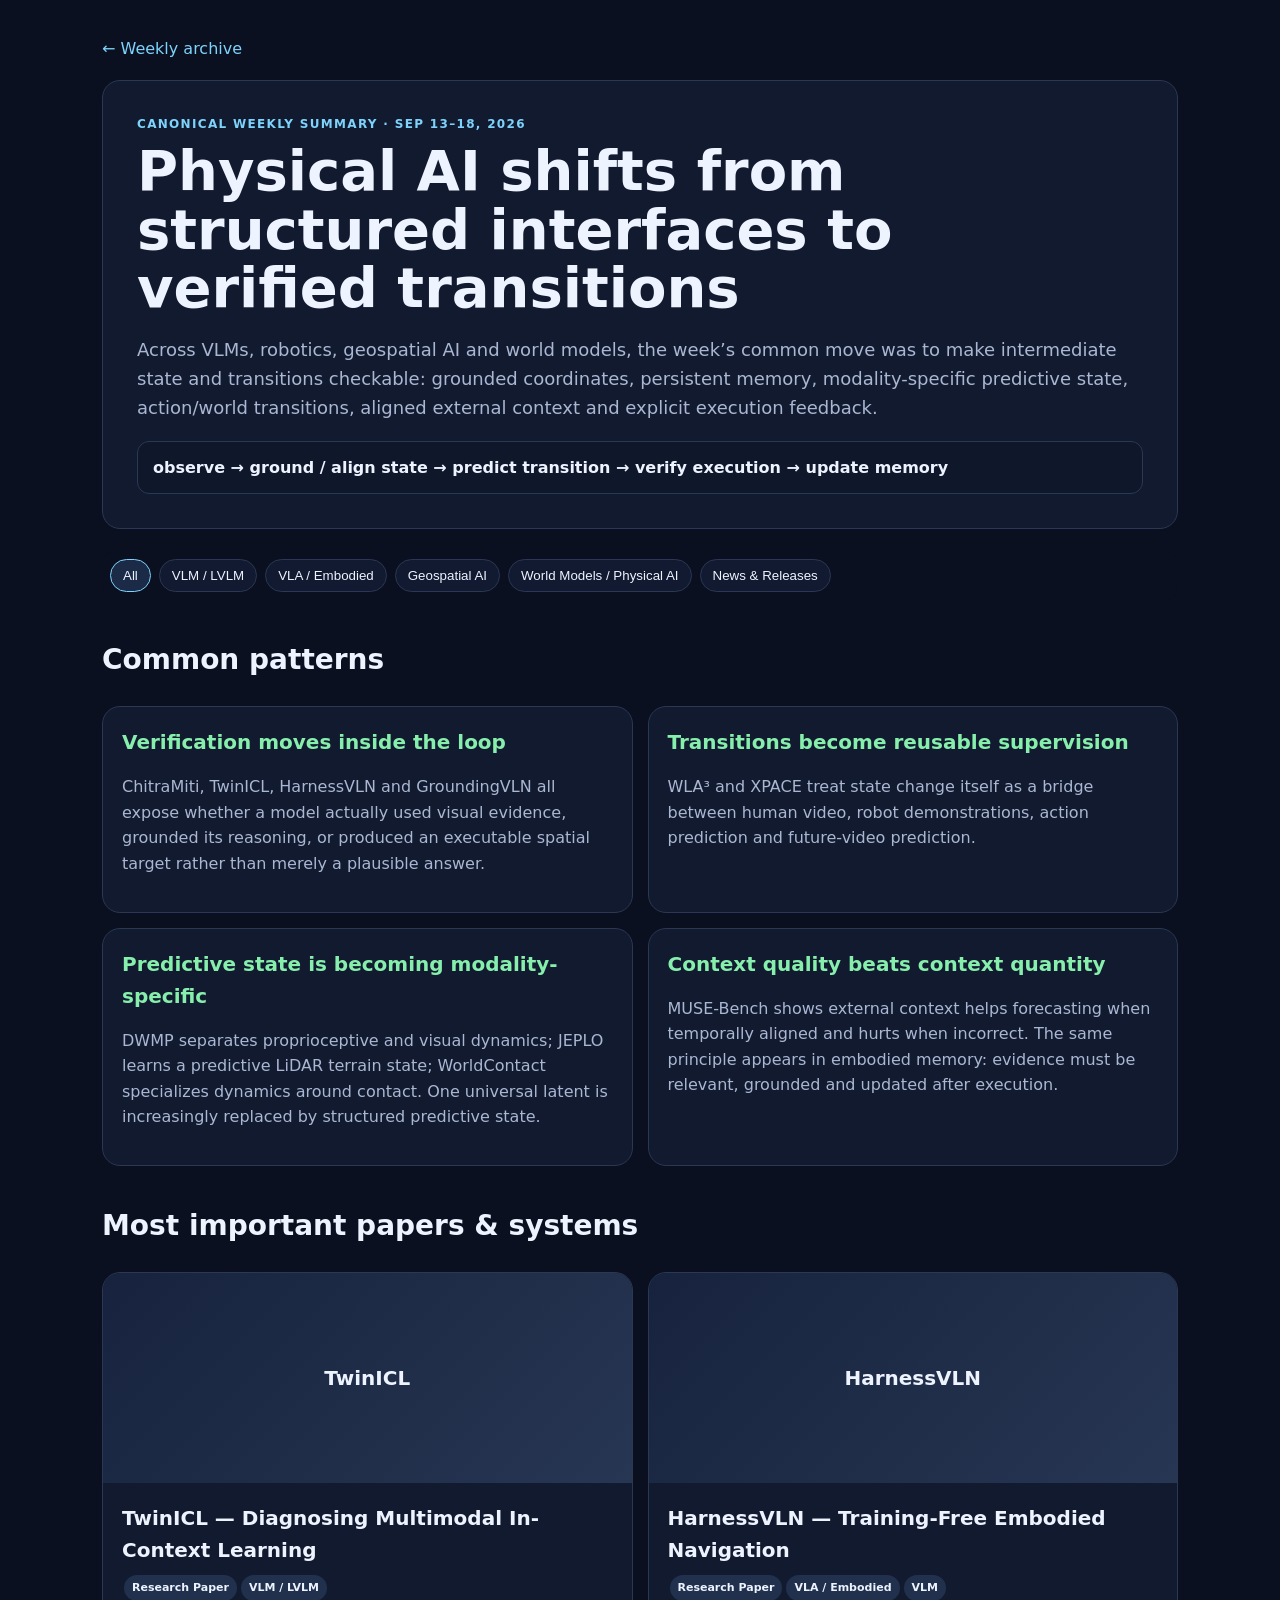
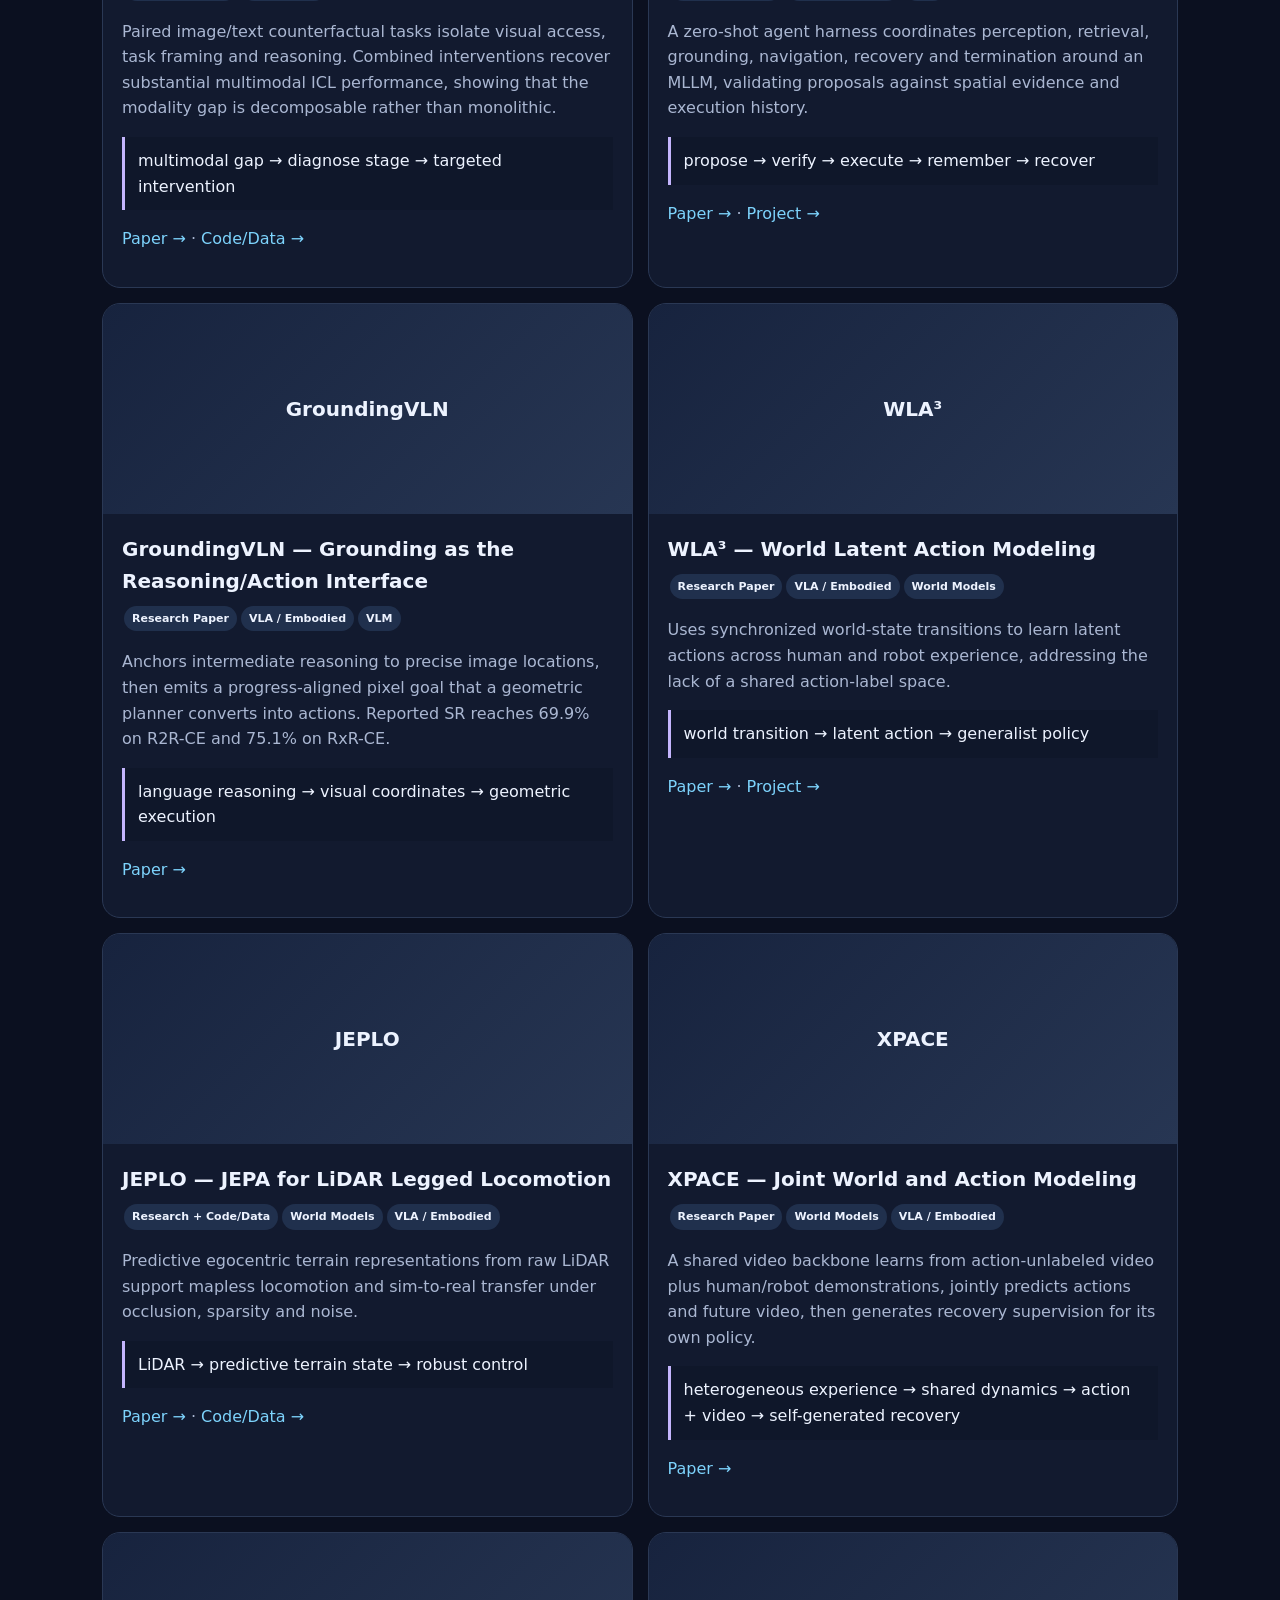
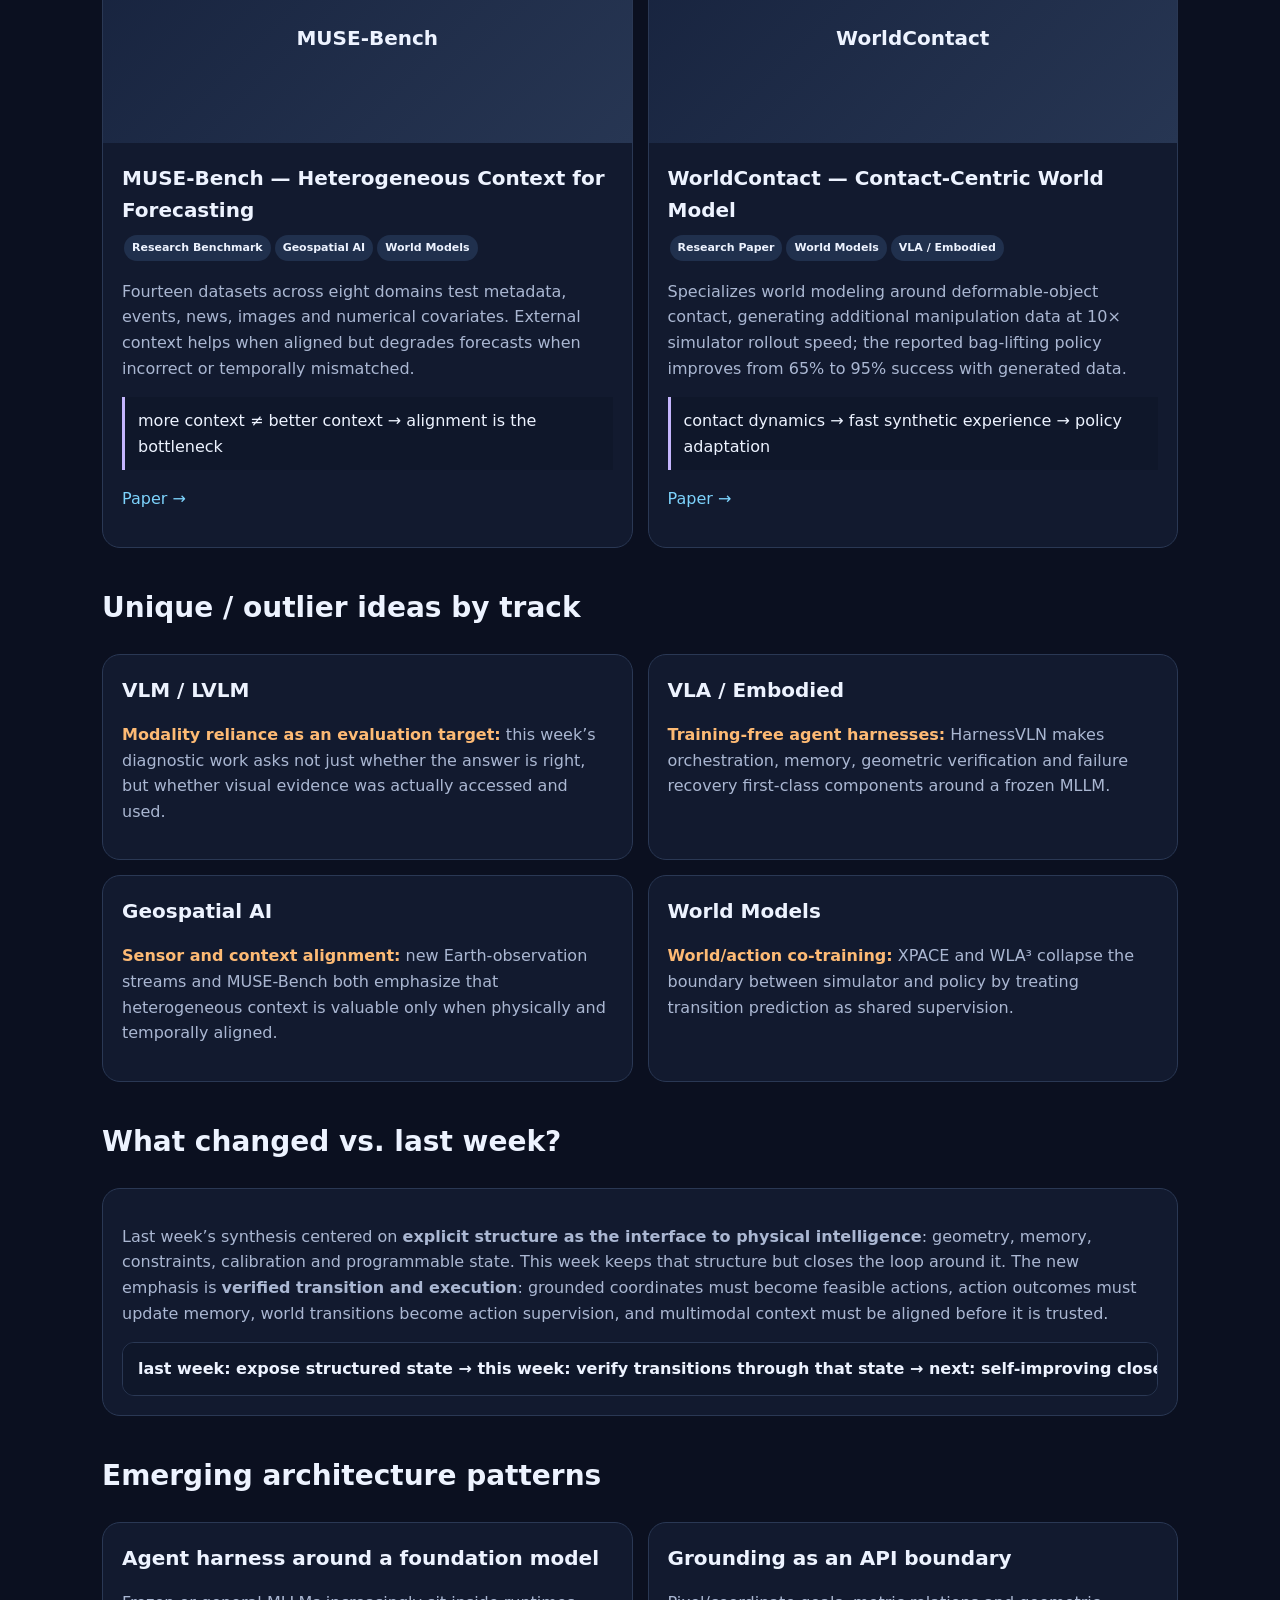
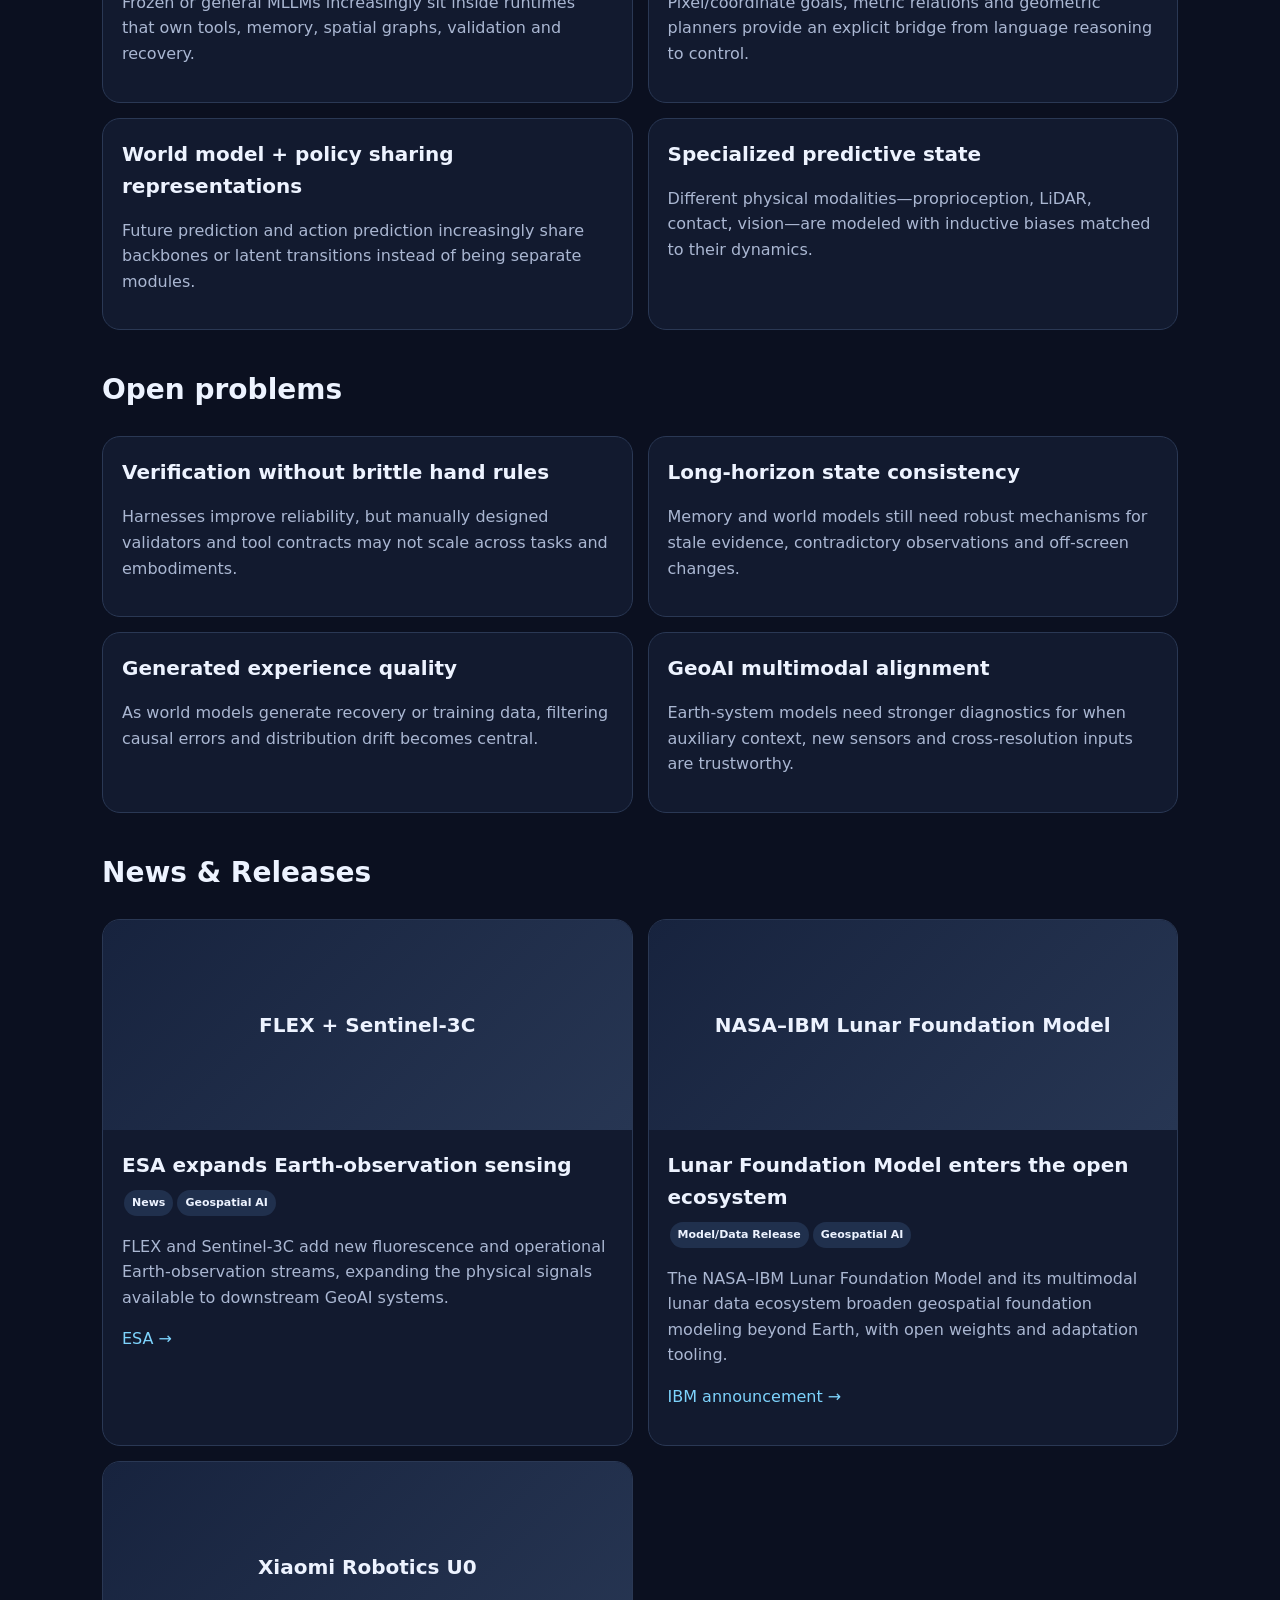
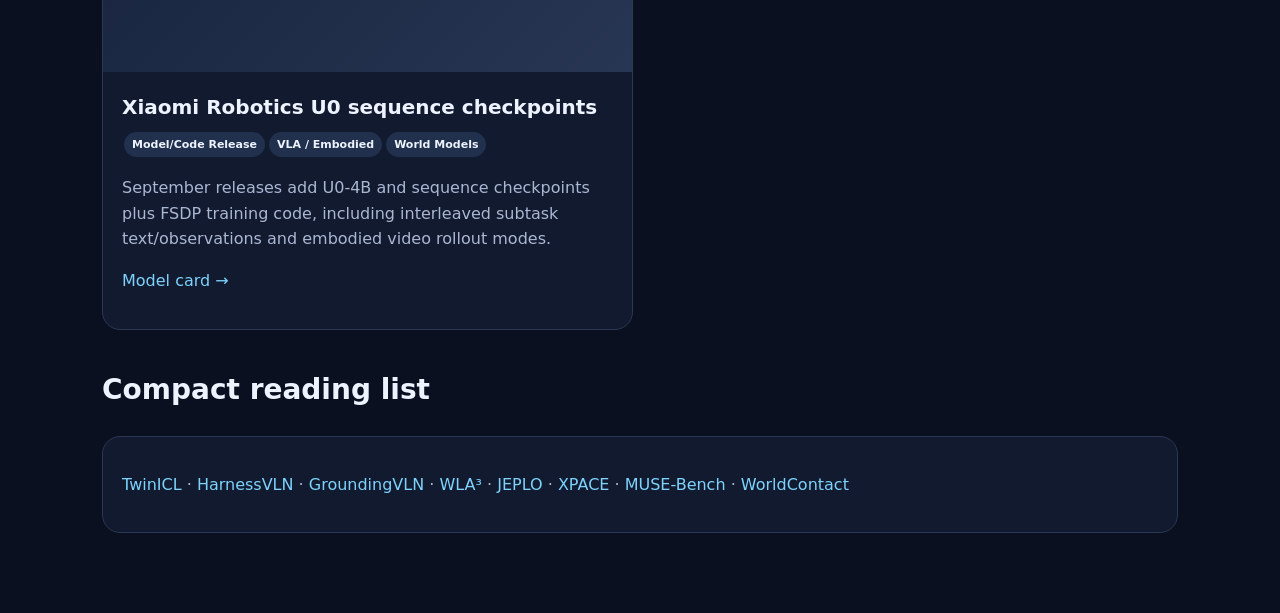
<file: archive/2026-09-13-to-2026-09-18.html>
<!doctype html><html lang="en"><head><meta charset="utf-8"><meta name="viewport" content="width=device-width,initial-scale=1"><title>Spatial AI Weekly Summary — Sep 13–18, 2026</title><style>:root{--bg:#0b1020;--p:#121a2f;--p2:#0f172a;--t:#edf3ff;--m:#aab7d2;--l:#2a3854;--a:#7dd3fc;--a2:#c4b5fd;--g:#86efac;--o:#fdba74}*{box-sizing:border-box}body{margin:0;background:var(--bg);color:var(--t);font-family:Inter,system-ui,sans-serif;line-height:1.6}a{color:var(--a);text-decoration:none}.wrap{max-width:1120px;margin:auto;padding:36px 22px 80px}.hero,.card,.box{border:1px solid var(--l);background:var(--p);border-radius:18px}.hero{padding:34px}.eyebrow{font-size:12px;text-transform:uppercase;letter-spacing:.11em;color:var(--a);font-weight:800}h1{font-size:clamp(34px,5vw,56px);line-height:1.05;margin:8px 0 12px}h2{font-size:28px;margin-top:38px}h3{font-size:20px;margin:0 0 7px}p{color:var(--m)}.lead{font-size:18px}.filters{display:flex;gap:8px;flex-wrap:wrap;margin:22px 0;position:sticky;top:8px;z-index:5;background:rgba(11,16,32,.94);padding:8px;border-radius:14px}.filter{border:1px solid var(--l);background:#111a30;color:var(--t);padding:8px 12px;border-radius:999px;cursor:pointer}.filter.active{border-color:var(--a);background:#1a2a47}.grid,.cards{display:grid;grid-template-columns:repeat(2,minmax(0,1fr));gap:15px}.card{overflow:hidden}.thumb{height:210px;display:flex;align-items:center;justify-content:center;background:linear-gradient(135deg,#17233e,#273653);font-size:20px;font-weight:900;text-align:center;overflow:hidden}.thumb img{width:100%;height:100%;object-fit:contain;background:#fff}.cardbody,.box{padding:19px}.tag{display:inline-block;font-size:11px;font-weight:800;padding:4px 8px;border-radius:999px;background:#20304d;margin:2px}.trend{margin-top:10px;padding:11px 13px;border-left:3px solid var(--a2);background:var(--p2)}.common{color:var(--g);font-weight:800}.unique{color:var(--o);font-weight:800}.flow{padding:13px 15px;border:1px solid var(--l);border-radius:12px;background:var(--p2);overflow:auto;white-space:nowrap;font-weight:750}.hidden{display:none!important}.back{display:inline-block;margin-bottom:18px}@media(max-width:760px){.grid,.cards{grid-template-columns:1fr}.hero{padding:24px}}</style></head><body><main class="wrap"><a class="back" href="./">← Weekly archive</a><section class="hero"><div class="eyebrow">Canonical Weekly Summary · Sep 13–18, 2026</div><h1>Physical AI shifts from structured interfaces to verified transitions</h1><p class="lead">Across VLMs, robotics, geospatial AI and world models, the week’s common move was to make intermediate state and transitions checkable: grounded coordinates, persistent memory, modality-specific predictive state, action/world transitions, aligned external context and explicit execution feedback.</p><div class="flow">observe → ground / align state → predict transition → verify execution → update memory</div></section><div class="filters" id="filters"><button class="filter active" data-filter="all">All</button><button class="filter" data-filter="vlm">VLM / LVLM</button><button class="filter" data-filter="vla">VLA / Embodied</button><button class="filter" data-filter="geo">Geospatial AI</button><button class="filter" data-filter="world">World Models / Physical AI</button><button class="filter" data-filter="news">News & Releases</button></div><h2>Common patterns</h2><div class="grid"><div class="box"><h3 class="common">Verification moves inside the loop</h3><p>ChitraMiti, TwinICL, HarnessVLN and GroundingVLN all expose whether a model actually used visual evidence, grounded its reasoning, or produced an executable spatial target rather than merely a plausible answer.</p></div><div class="box"><h3 class="common">Transitions become reusable supervision</h3><p>WLA³ and XPACE treat state change itself as a bridge between human video, robot demonstrations, action prediction and future-video prediction.</p></div><div class="box"><h3 class="common">Predictive state is becoming modality-specific</h3><p>DWMP separates proprioceptive and visual dynamics; JEPLO learns a predictive LiDAR terrain state; WorldContact specializes dynamics around contact. One universal latent is increasingly replaced by structured predictive state.</p></div><div class="box"><h3 class="common">Context quality beats context quantity</h3><p>MUSE-Bench shows external context helps forecasting when temporally aligned and hurts when incorrect. The same principle appears in embodied memory: evidence must be relevant, grounded and updated after execution.</p></div></div><h2>Most important papers & systems</h2><div class="cards"><article class="card item" data-topics="vlm"><div class="thumb">TwinICL</div><div class="cardbody"><h3>TwinICL — Diagnosing Multimodal In-Context Learning</h3><span class="tag">Research Paper</span><span class="tag">VLM / LVLM</span><p>Paired image/text counterfactual tasks isolate visual access, task framing and reasoning. Combined interventions recover substantial multimodal ICL performance, showing that the modality gap is decomposable rather than monolithic.</p><div class="trend">multimodal gap → diagnose stage → targeted intervention</div><p><a href="https://arxiv.org/abs/2609.15028" target="_blank">Paper →</a> · <a href="https://github.com/lab-flair/TwinICL" target="_blank">Code/Data →</a></p></div></article><article class="card item" data-topics="vla vlm"><div class="thumb">HarnessVLN</div><div class="cardbody"><h3>HarnessVLN — Training-Free Embodied Navigation</h3><span class="tag">Research Paper</span><span class="tag">VLA / Embodied</span><span class="tag">VLM</span><p>A zero-shot agent harness coordinates perception, retrieval, grounding, navigation, recovery and termination around an MLLM, validating proposals against spatial evidence and execution history.</p><div class="trend">propose → verify → execute → remember → recover</div><p><a href="https://arxiv.org/abs/2609.15195" target="_blank">Paper →</a> · <a href="https://harnessvln.netlify.app/" target="_blank">Project →</a></p></div></article><article class="card item" data-topics="vla vlm"><div class="thumb">GroundingVLN</div><div class="cardbody"><h3>GroundingVLN — Grounding as the Reasoning/Action Interface</h3><span class="tag">Research Paper</span><span class="tag">VLA / Embodied</span><span class="tag">VLM</span><p>Anchors intermediate reasoning to precise image locations, then emits a progress-aligned pixel goal that a geometric planner converts into actions. Reported SR reaches 69.9% on R2R-CE and 75.1% on RxR-CE.</p><div class="trend">language reasoning → visual coordinates → geometric execution</div><p><a href="https://arxiv.org/abs/2609.18581" target="_blank">Paper →</a></p></div></article><article class="card item" data-topics="vla world"><div class="thumb">WLA³</div><div class="cardbody"><h3>WLA³ — World Latent Action Modeling</h3><span class="tag">Research Paper</span><span class="tag">VLA / Embodied</span><span class="tag">World Models</span><p>Uses synchronized world-state transitions to learn latent actions across human and robot experience, addressing the lack of a shared action-label space.</p><div class="trend">world transition → latent action → generalist policy</div><p><a href="https://arxiv.org/abs/2609.15870" target="_blank">Paper →</a> · <a href="https://wla-3.github.io/" target="_blank">Project →</a></p></div></article><article class="card item" data-topics="world vla"><div class="thumb"><img src="https://raw.githubusercontent.com/ASIG-X/JEPLO/main/images/hardware.JPG" alt="JEPLO hardware" onerror="this.parentElement.textContent='JEPLO'"></div><div class="cardbody"><h3>JEPLO — JEPA for LiDAR Legged Locomotion</h3><span class="tag">Research + Code/Data</span><span class="tag">World Models</span><span class="tag">VLA / Embodied</span><p>Predictive egocentric terrain representations from raw LiDAR support mapless locomotion and sim-to-real transfer under occlusion, sparsity and noise.</p><div class="trend">LiDAR → predictive terrain state → robust control</div><p><a href="https://arxiv.org/abs/2609.15770" target="_blank">Paper →</a> · <a href="https://github.com/ASIG-X/JEPLO" target="_blank">Code/Data →</a></p></div></article><article class="card item" data-topics="world vla"><div class="thumb">XPACE</div><div class="cardbody"><h3>XPACE — Joint World and Action Modeling</h3><span class="tag">Research Paper</span><span class="tag">World Models</span><span class="tag">VLA / Embodied</span><p>A shared video backbone learns from action-unlabeled video plus human/robot demonstrations, jointly predicts actions and future video, then generates recovery supervision for its own policy.</p><div class="trend">heterogeneous experience → shared dynamics → action + video → self-generated recovery</div><p><a href="https://arxiv.org/abs/2609.17372" target="_blank">Paper →</a></p></div></article><article class="card item" data-topics="geo world"><div class="thumb">MUSE-Bench</div><div class="cardbody"><h3>MUSE-Bench — Heterogeneous Context for Forecasting</h3><span class="tag">Research Benchmark</span><span class="tag">Geospatial AI</span><span class="tag">World Models</span><p>Fourteen datasets across eight domains test metadata, events, news, images and numerical covariates. External context helps when aligned but degrades forecasts when incorrect or temporally mismatched.</p><div class="trend">more context ≠ better context → alignment is the bottleneck</div><p><a href="https://arxiv.org/abs/2609.15087" target="_blank">Paper →</a></p></div></article><article class="card item" data-topics="world vla"><div class="thumb">WorldContact</div><div class="cardbody"><h3>WorldContact — Contact-Centric World Model</h3><span class="tag">Research Paper</span><span class="tag">World Models</span><span class="tag">VLA / Embodied</span><p>Specializes world modeling around deformable-object contact, generating additional manipulation data at 10× simulator rollout speed; the reported bag-lifting policy improves from 65% to 95% success with generated data.</p><div class="trend">contact dynamics → fast synthetic experience → policy adaptation</div><p><a href="https://arxiv.org/abs/2609.19600" target="_blank">Paper →</a></p></div></article></div><h2>Unique / outlier ideas by track</h2><div class="grid"><div class="box"><h3>VLM / LVLM</h3><p><span class="unique">Modality reliance as an evaluation target:</span> this week’s diagnostic work asks not just whether the answer is right, but whether visual evidence was actually accessed and used.</p></div><div class="box"><h3>VLA / Embodied</h3><p><span class="unique">Training-free agent harnesses:</span> HarnessVLN makes orchestration, memory, geometric verification and failure recovery first-class components around a frozen MLLM.</p></div><div class="box"><h3>Geospatial AI</h3><p><span class="unique">Sensor and context alignment:</span> new Earth-observation streams and MUSE-Bench both emphasize that heterogeneous context is valuable only when physically and temporally aligned.</p></div><div class="box"><h3>World Models</h3><p><span class="unique">World/action co-training:</span> XPACE and WLA³ collapse the boundary between simulator and policy by treating transition prediction as shared supervision.</p></div></div><h2>What changed vs. last week?</h2><div class="box"><p>Last week’s synthesis centered on <strong>explicit structure as the interface to physical intelligence</strong>: geometry, memory, constraints, calibration and programmable state. This week keeps that structure but closes the loop around it. The new emphasis is <strong>verified transition and execution</strong>: grounded coordinates must become feasible actions, action outcomes must update memory, world transitions become action supervision, and multimodal context must be aligned before it is trusted.</p><div class="flow">last week: expose structured state → this week: verify transitions through that state → next: self-improving closed-loop agents</div></div><h2>Emerging architecture patterns</h2><div class="grid"><div class="box"><h3>Agent harness around a foundation model</h3><p>Frozen or general MLLMs increasingly sit inside runtimes that own tools, memory, spatial graphs, validation and recovery.</p></div><div class="box"><h3>Grounding as an API boundary</h3><p>Pixel/coordinate goals, metric relations and geometric planners provide an explicit bridge from language reasoning to control.</p></div><div class="box"><h3>World model + policy sharing representations</h3><p>Future prediction and action prediction increasingly share backbones or latent transitions instead of being separate modules.</p></div><div class="box"><h3>Specialized predictive state</h3><p>Different physical modalities—proprioception, LiDAR, contact, vision—are modeled with inductive biases matched to their dynamics.</p></div></div><h2>Open problems</h2><div class="grid"><div class="box"><h3>Verification without brittle hand rules</h3><p>Harnesses improve reliability, but manually designed validators and tool contracts may not scale across tasks and embodiments.</p></div><div class="box"><h3>Long-horizon state consistency</h3><p>Memory and world models still need robust mechanisms for stale evidence, contradictory observations and off-screen changes.</p></div><div class="box"><h3>Generated experience quality</h3><p>As world models generate recovery or training data, filtering causal errors and distribution drift becomes central.</p></div><div class="box"><h3>GeoAI multimodal alignment</h3><p>Earth-system models need stronger diagnostics for when auxiliary context, new sensors and cross-resolution inputs are trustworthy.</p></div></div><h2>News & Releases</h2><div class="cards"><article class="card item" data-topics="news geo"><div class="thumb">FLEX + Sentinel-3C</div><div class="cardbody"><h3>ESA expands Earth-observation sensing</h3><span class="tag">News</span><span class="tag">Geospatial AI</span><p>FLEX and Sentinel-3C add new fluorescence and operational Earth-observation streams, expanding the physical signals available to downstream GeoAI systems.</p><p><a href="https://www.esa.int/Applications/Observing_the_Earth/FLEX_and_Sentinel-3C_launched" target="_blank">ESA →</a></p></div></article><article class="card item" data-topics="news geo"><div class="thumb">NASA–IBM Lunar Foundation Model</div><div class="cardbody"><h3>Lunar Foundation Model enters the open ecosystem</h3><span class="tag">Model/Data Release</span><span class="tag">Geospatial AI</span><p>The NASA–IBM Lunar Foundation Model and its multimodal lunar data ecosystem broaden geospatial foundation modeling beyond Earth, with open weights and adaptation tooling.</p><p><a href="https://www.ibm.com/new/announcements/ibm-and-nasa-release-open-source-ai-model-to-support-lunar-exploration" target="_blank">IBM announcement →</a></p></div></article><article class="card item" data-topics="news vla world"><div class="thumb">Xiaomi Robotics U0</div><div class="cardbody"><h3>Xiaomi Robotics U0 sequence checkpoints</h3><span class="tag">Model/Code Release</span><span class="tag">VLA / Embodied</span><span class="tag">World Models</span><p>September releases add U0-4B and sequence checkpoints plus FSDP training code, including interleaved subtask text/observations and embodied video rollout modes.</p><p><a href="https://huggingface.co/TULLUS/Xiaomi-Robotics-U0-4B-Sequence" target="_blank">Model card →</a></p></div></article></div><h2>Compact reading list</h2><div class="box"><p><a href="https://arxiv.org/abs/2609.15028" target="_blank">TwinICL</a> · <a href="https://arxiv.org/abs/2609.15195" target="_blank">HarnessVLN</a> · <a href="https://arxiv.org/abs/2609.18581" target="_blank">GroundingVLN</a> · <a href="https://arxiv.org/abs/2609.15870" target="_blank">WLA³</a> · <a href="https://arxiv.org/abs/2609.15770" target="_blank">JEPLO</a> · <a href="https://arxiv.org/abs/2609.17372" target="_blank">XPACE</a> · <a href="https://arxiv.org/abs/2609.15087" target="_blank">MUSE-Bench</a> · <a href="https://arxiv.org/abs/2609.19600" target="_blank">WorldContact</a></p></div></main><script>const bs=[...document.querySelectorAll('.filter')],items=[...document.querySelectorAll('.item')];bs.forEach(b=>b.onclick=()=>{bs.forEach(x=>x.classList.remove('active'));b.classList.add('active');const f=b.dataset.filter;items.forEach(x=>x.classList.toggle('hidden',f!=='all'&&!(x.dataset.topics||'').split(' ').includes(f)))})</script></body></html>
</file>
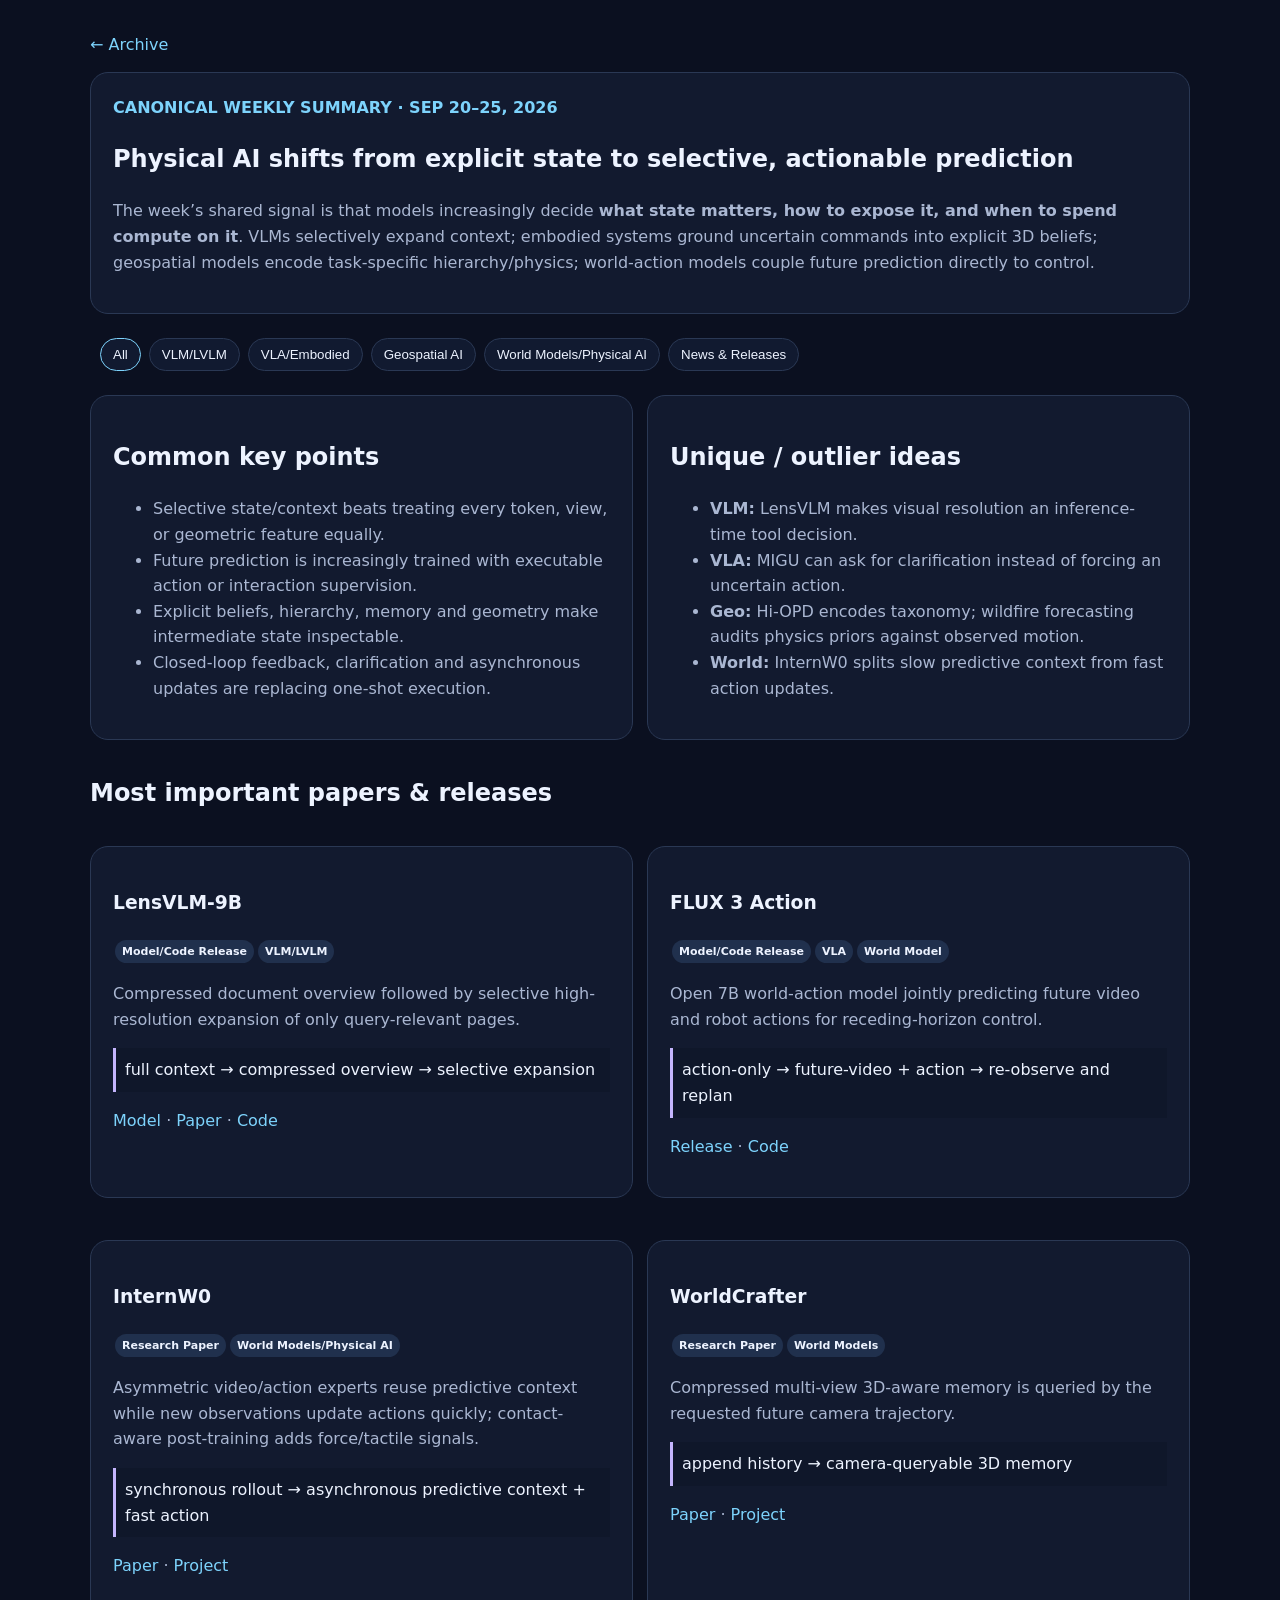
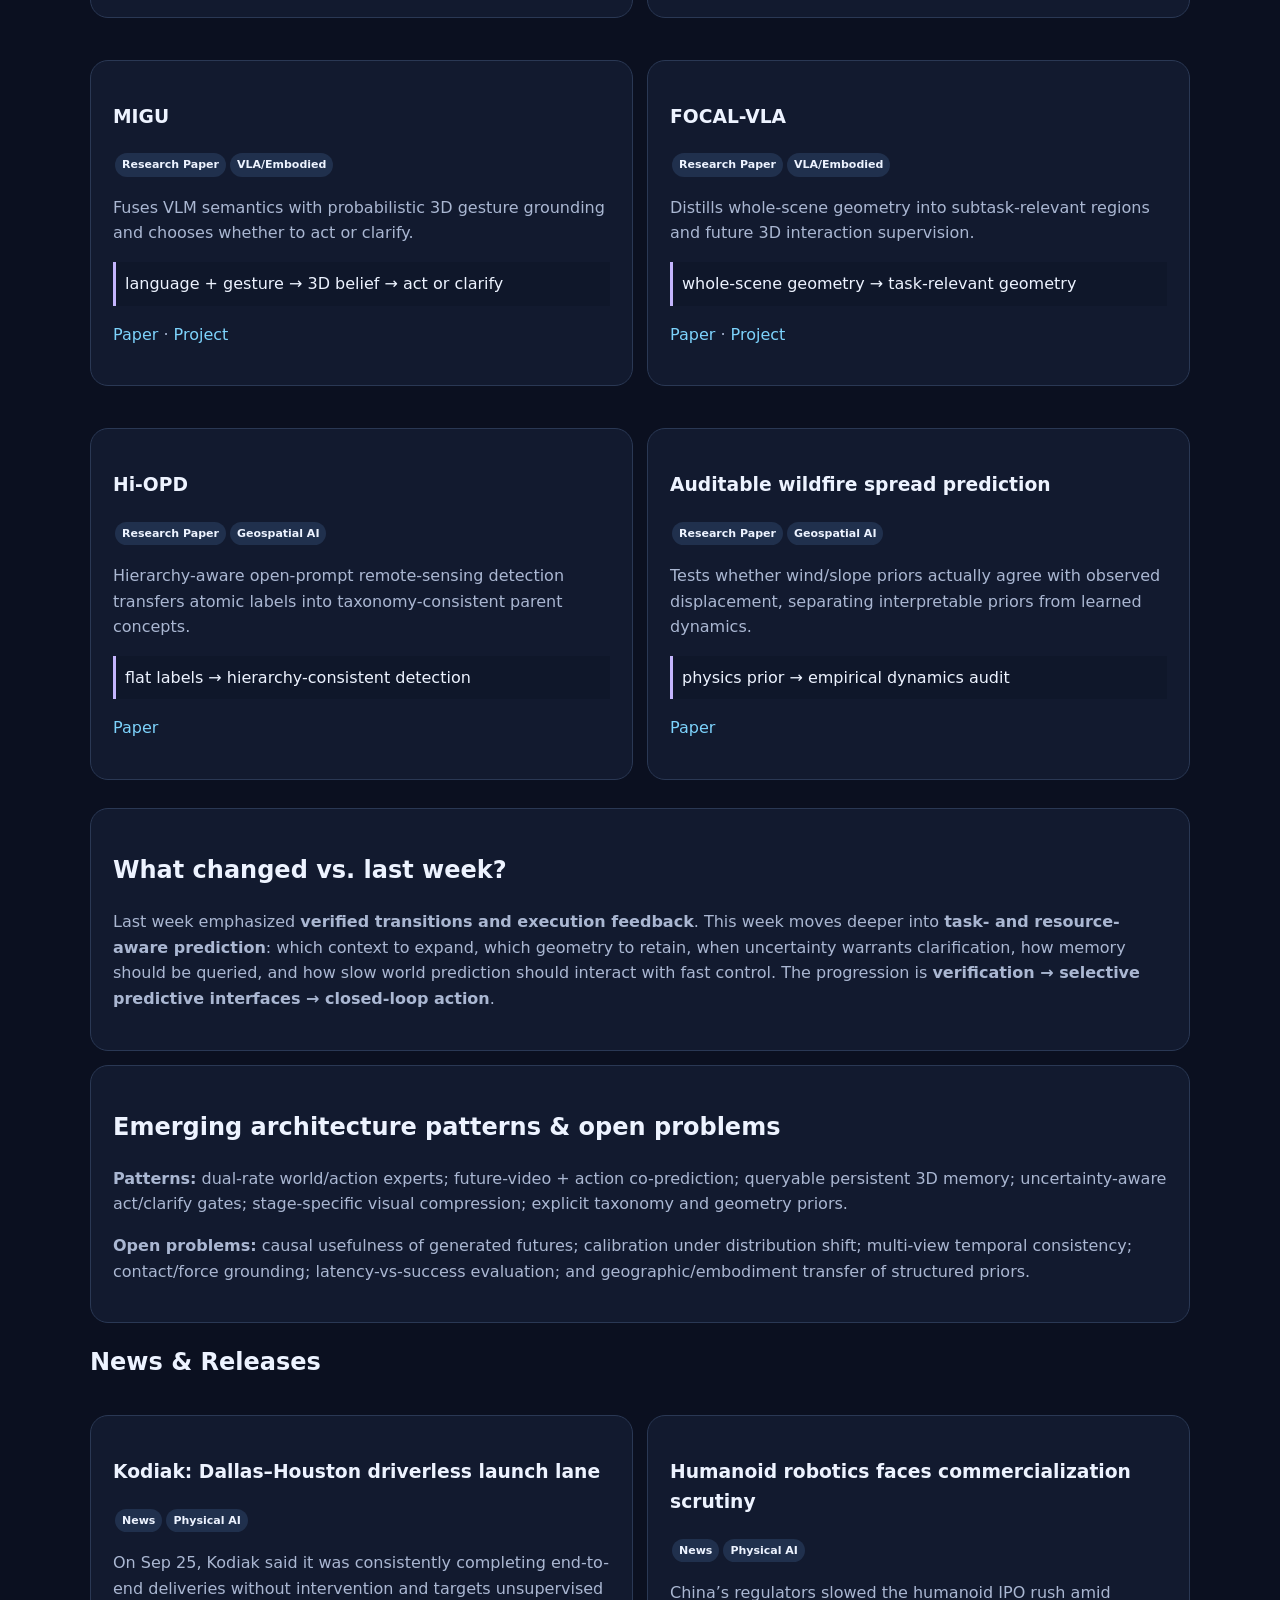
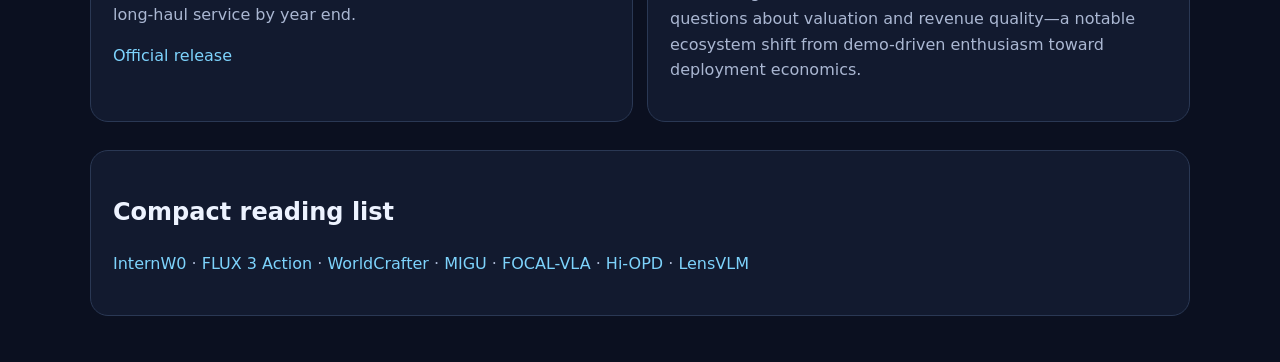
<file: archive/2026-09-20-to-2026-09-25.html>
<!doctype html><html><head><meta charset="utf-8"><meta name="viewport" content="width=device-width,initial-scale=1"><title>Spatial AI Weekly · Sep 20–25, 2026</title><style>body{margin:0;background:#0b1020;color:#edf3ff;font:16px/1.6 Inter,system-ui}.w{max-width:1100px;margin:auto;padding:32px 20px}a{color:#7dd3fc;text-decoration:none}.hero,.box,.card{background:#121a2f;border:1px solid #2a3854;border-radius:18px;padding:22px;margin:14px 0}p,li{color:#aab7d2}.filters{display:flex;gap:8px;flex-wrap:wrap;position:sticky;top:8px;background:#0b1020;padding:10px}.filters button{background:#111a30;color:#edf3ff;border:1px solid #2a3854;border-radius:999px;padding:8px 12px}.filters .on{border-color:#7dd3fc}.grid{display:grid;grid-template-columns:1fr 1fr;gap:14px}.tag{display:inline-block;background:#20304d;border-radius:999px;padding:3px 7px;font-size:11px;font-weight:800;margin:2px}.trend{border-left:3px solid #c4b5fd;background:#0f172a;padding:9px}.hide{display:none}@media(max-width:800px){.grid{grid-template-columns:1fr}}</style></head><body><main class="w"><a href="./">← Archive</a><section class="hero"><b style="color:#7dd3fc">CANONICAL WEEKLY SUMMARY · SEP 20–25, 2026</b><h1>Physical AI shifts from explicit state to selective, actionable prediction</h1><p>The week’s shared signal is that models increasingly decide <b>what state matters, how to expose it, and when to spend compute on it</b>. VLMs selectively expand context; embodied systems ground uncertain commands into explicit 3D beliefs; geospatial models encode task-specific hierarchy/physics; world-action models couple future prediction directly to control.</p></section><div class="filters"><button class="on" data-f="all">All</button><button data-f="vlm">VLM/LVLM</button><button data-f="vla">VLA/Embodied</button><button data-f="geo">Geospatial AI</button><button data-f="world">World Models/Physical AI</button><button data-f="news">News & Releases</button></div>
<div class="grid"><section class="box"><h2>Common key points</h2><ul><li>Selective state/context beats treating every token, view, or geometric feature equally.</li><li>Future prediction is increasingly trained with executable action or interaction supervision.</li><li>Explicit beliefs, hierarchy, memory and geometry make intermediate state inspectable.</li><li>Closed-loop feedback, clarification and asynchronous updates are replacing one-shot execution.</li></ul></section><section class="box"><h2>Unique / outlier ideas</h2><ul><li><b>VLM:</b> LensVLM makes visual resolution an inference-time tool decision.</li><li><b>VLA:</b> MIGU can ask for clarification instead of forcing an uncertain action.</li><li><b>Geo:</b> Hi-OPD encodes taxonomy; wildfire forecasting audits physics priors against observed motion.</li><li><b>World:</b> InternW0 splits slow predictive context from fast action updates.</li></ul></section></div>
<h2>Most important papers & releases</h2><div class="grid">
<article class="card item" data-t="vlm news"><h3>LensVLM-9B</h3><span class="tag">Model/Code Release</span><span class="tag">VLM/LVLM</span><p>Compressed document overview followed by selective high-resolution expansion of only query-relevant pages.</p><div class="trend">full context → compressed overview → selective expansion</div><p><a href="https://huggingface.co/apple/LensVLM-9B">Model</a> · <a href="https://arxiv.org/abs/2605.07019">Paper</a> · <a href="https://github.com/apple-aiml-research/ml-lensvlm">Code</a></p></article>
<article class="card item" data-t="vla world news"><h3>FLUX 3 Action</h3><span class="tag">Model/Code Release</span><span class="tag">VLA</span><span class="tag">World Model</span><p>Open 7B world-action model jointly predicting future video and robot actions for receding-horizon control.</p><div class="trend">action-only → future-video + action → re-observe and replan</div><p><a href="https://huggingface.co/blog/black-forest-labs/flux-3-action">Release</a> · <a href="https://github.com/black-forest-labs/flux-action">Code</a></p></article>
<article class="card item" data-t="world vla"><h3>InternW0</h3><span class="tag">Research Paper</span><span class="tag">World Models/Physical AI</span><p>Asymmetric video/action experts reuse predictive context while new observations update actions quickly; contact-aware post-training adds force/tactile signals.</p><div class="trend">synchronous rollout → asynchronous predictive context + fast action</div><p><a href="https://arxiv.org/abs/2609.27656">Paper</a> · <a href="https://internrobotics.github.io/internw0/">Project</a></p></article>
<article class="card item" data-t="world"><h3>WorldCrafter</h3><span class="tag">Research Paper</span><span class="tag">World Models</span><p>Compressed multi-view 3D-aware memory is queried by the requested future camera trajectory.</p><div class="trend">append history → camera-queryable 3D memory</div><p><a href="https://arxiv.org/abs/2609.24984">Paper</a> · <a href="https://drexubery.github.io/WorldCrafter/">Project</a></p></article>
<article class="card item" data-t="vla vlm"><h3>MIGU</h3><span class="tag">Research Paper</span><span class="tag">VLA/Embodied</span><p>Fuses VLM semantics with probabilistic 3D gesture grounding and chooses whether to act or clarify.</p><div class="trend">language + gesture → 3D belief → act or clarify</div><p><a href="https://arxiv.org/abs/2609.24995">Paper</a> · <a href="https://multimodal-instruction.github.io/">Project</a></p></article>
<article class="card item" data-t="vla world"><h3>FOCAL-VLA</h3><span class="tag">Research Paper</span><span class="tag">VLA/Embodied</span><p>Distills whole-scene geometry into subtask-relevant regions and future 3D interaction supervision.</p><div class="trend">whole-scene geometry → task-relevant geometry</div><p><a href="https://arxiv.org/abs/2609.21228">Paper</a> · <a href="https://zhiyuan-gao.github.io/FOCAL-VLA/">Project</a></p></article>
<article class="card item" data-t="geo vlm"><h3>Hi-OPD</h3><span class="tag">Research Paper</span><span class="tag">Geospatial AI</span><p>Hierarchy-aware open-prompt remote-sensing detection transfers atomic labels into taxonomy-consistent parent concepts.</p><div class="trend">flat labels → hierarchy-consistent detection</div><p><a href="https://arxiv.org/abs/2609.25584">Paper</a></p></article>
<article class="card item" data-t="geo world"><h3>Auditable wildfire spread prediction</h3><span class="tag">Research Paper</span><span class="tag">Geospatial AI</span><p>Tests whether wind/slope priors actually agree with observed displacement, separating interpretable priors from learned dynamics.</p><div class="trend">physics prior → empirical dynamics audit</div><p><a href="https://arxiv.org/abs/2609.17763">Paper</a></p></article>
</div>
<section class="box"><h2>What changed vs. last week?</h2><p>Last week emphasized <b>verified transitions and execution feedback</b>. This week moves deeper into <b>task- and resource-aware prediction</b>: which context to expand, which geometry to retain, when uncertainty warrants clarification, how memory should be queried, and how slow world prediction should interact with fast control. The progression is <b>verification → selective predictive interfaces → closed-loop action</b>.</p></section>
<section class="box"><h2>Emerging architecture patterns & open problems</h2><p><b>Patterns:</b> dual-rate world/action experts; future-video + action co-prediction; queryable persistent 3D memory; uncertainty-aware act/clarify gates; stage-specific visual compression; explicit taxonomy and geometry priors.</p><p><b>Open problems:</b> causal usefulness of generated futures; calibration under distribution shift; multi-view temporal consistency; contact/force grounding; latency-vs-success evaluation; and geographic/embodiment transfer of structured priors.</p></section>
<h2>News & Releases</h2><div class="grid"><article class="card item" data-t="news vla world"><h3>Kodiak: Dallas–Houston driverless launch lane</h3><span class="tag">News</span><span class="tag">Physical AI</span><p>On Sep 25, Kodiak said it was consistently completing end-to-end deliveries without intervention and targets unsupervised long-haul service by year end.</p><p><a href="https://kodiakrobotics.gcs-web.com/news-releases/news-release-details/kodiak-ai-names-dallas-houston-long-haul-driverless-launch-lane">Official release</a></p></article><article class="card item" data-t="news world vla"><h3>Humanoid robotics faces commercialization scrutiny</h3><span class="tag">News</span><span class="tag">Physical AI</span><p>China’s regulators slowed the humanoid IPO rush amid questions about valuation and revenue quality—a notable ecosystem shift from demo-driven enthusiasm toward deployment economics.</p></article></div>
<section class="box"><h2>Compact reading list</h2><p><a href="https://arxiv.org/abs/2609.27656">InternW0</a> · <a href="https://huggingface.co/blog/black-forest-labs/flux-3-action">FLUX 3 Action</a> · <a href="https://arxiv.org/abs/2609.24984">WorldCrafter</a> · <a href="https://arxiv.org/abs/2609.24995">MIGU</a> · <a href="https://arxiv.org/abs/2609.21228">FOCAL-VLA</a> · <a href="https://arxiv.org/abs/2609.25584">Hi-OPD</a> · <a href="https://huggingface.co/apple/LensVLM-9B">LensVLM</a></p></section>
<script>let b=[...document.querySelectorAll('.filters button')],i=[...document.querySelectorAll('.item')];b.forEach(x=>x.onclick=()=>{b.forEach(y=>y.classList.toggle('on',y===x));let f=x.dataset.f;i.forEach(y=>y.classList.toggle('hide',f!=='all'&&!(y.dataset.t||'').split(/\s+/).includes(f)))})</script></main></body></html>
</file>
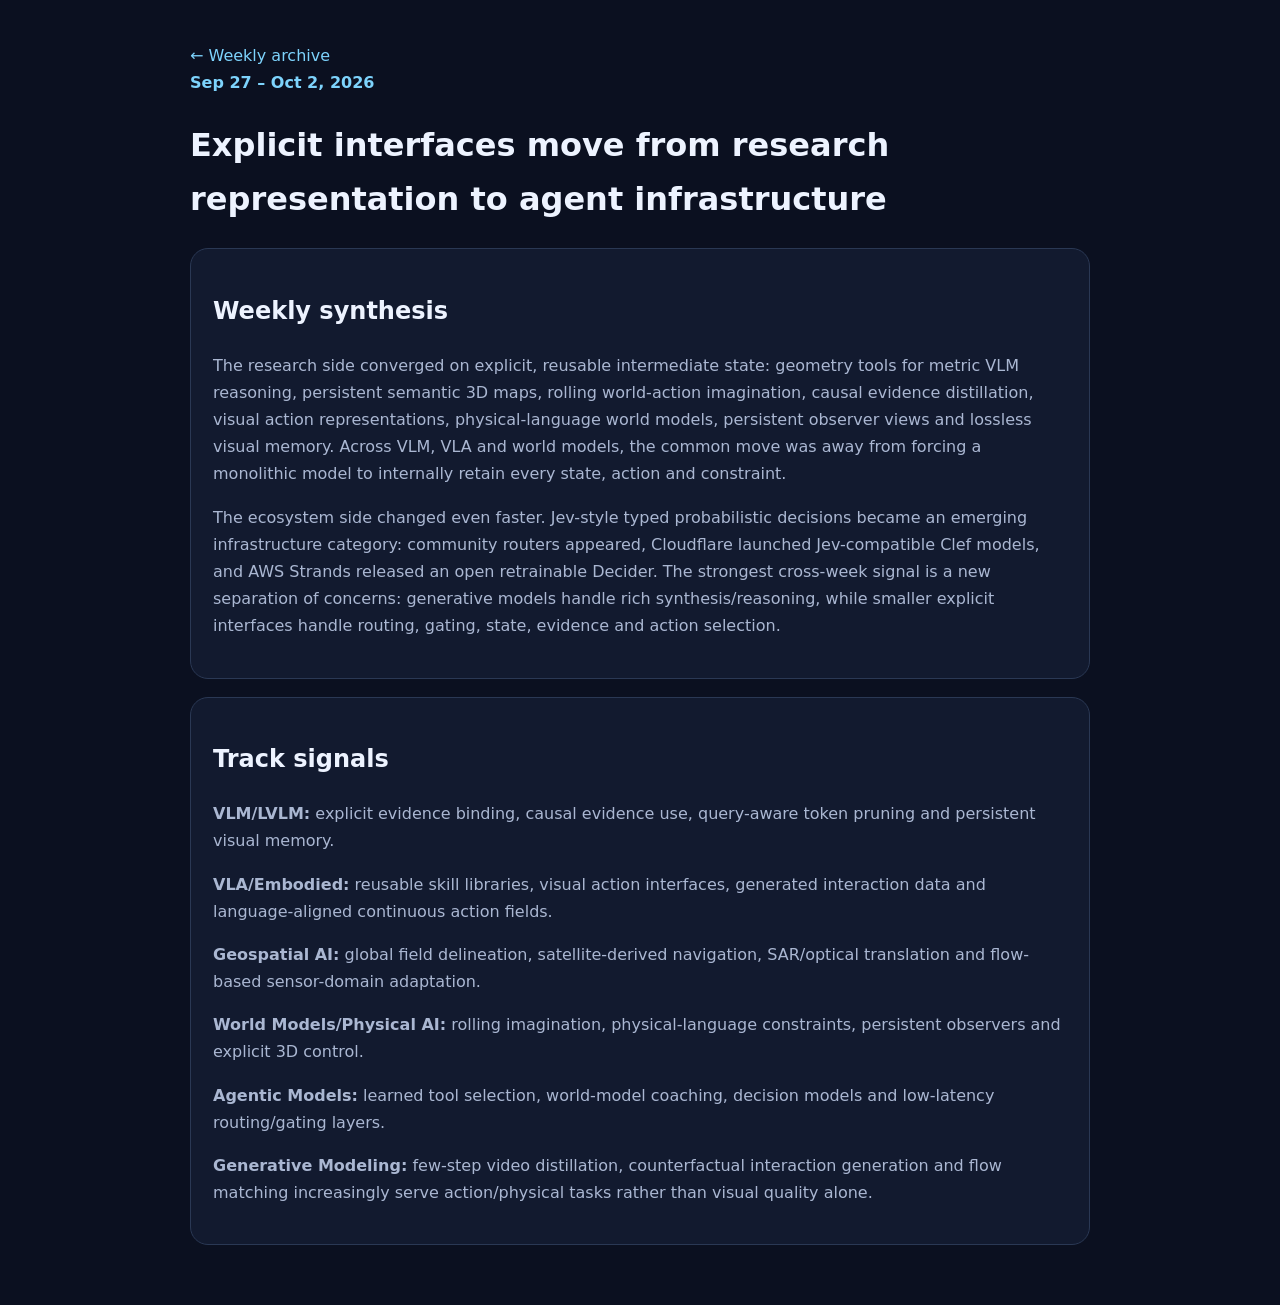
<file: archive/2026-09-27-to-2026-10-02.html>
<!doctype html><html lang="en"><head><meta charset="utf-8"><meta name="viewport" content="width=device-width,initial-scale=1"><title>Spatial AI Trend — Sep 27 to Oct 2, 2026</title><style>body{margin:0;background:#0b1020;color:#edf3ff;font-family:Inter,system-ui,sans-serif;line-height:1.7}.wrap{max-width:900px;margin:auto;padding:42px 22px}a{color:#7dd3fc;text-decoration:none}.card{border:1px solid #2a3854;background:#121a2f;border-radius:18px;padding:22px;margin:18px 0}p,li{color:#aab7d2}.meta{color:#7dd3fc;font-weight:700}</style></head><body><main class="wrap"><a href="./">← Weekly archive</a><div class="meta">Sep 27 – Oct 2, 2026</div><h1>Explicit interfaces move from research representation to agent infrastructure</h1><div class="card"><h2>Weekly synthesis</h2><p>The research side converged on explicit, reusable intermediate state: geometry tools for metric VLM reasoning, persistent semantic 3D maps, rolling world-action imagination, causal evidence distillation, visual action representations, physical-language world models, persistent observer views and lossless visual memory. Across VLM, VLA and world models, the common move was away from forcing a monolithic model to internally retain every state, action and constraint.</p><p>The ecosystem side changed even faster. Jev-style typed probabilistic decisions became an emerging infrastructure category: community routers appeared, Cloudflare launched Jev-compatible Clef models, and AWS Strands released an open retrainable Decider. The strongest cross-week signal is a new separation of concerns: generative models handle rich synthesis/reasoning, while smaller explicit interfaces handle routing, gating, state, evidence and action selection.</p></div><div class="card"><h2>Track signals</h2><p><strong>VLM/LVLM:</strong> explicit evidence binding, causal evidence use, query-aware token pruning and persistent visual memory.</p><p><strong>VLA/Embodied:</strong> reusable skill libraries, visual action interfaces, generated interaction data and language-aligned continuous action fields.</p><p><strong>Geospatial AI:</strong> global field delineation, satellite-derived navigation, SAR/optical translation and flow-based sensor-domain adaptation.</p><p><strong>World Models/Physical AI:</strong> rolling imagination, physical-language constraints, persistent observers and explicit 3D control.</p><p><strong>Agentic Models:</strong> learned tool selection, world-model coaching, decision models and low-latency routing/gating layers.</p><p><strong>Generative Modeling:</strong> few-step video distillation, counterfactual interaction generation and flow matching increasingly serve action/physical tasks rather than visual quality alone.</p></div></main></body></html>
</file>
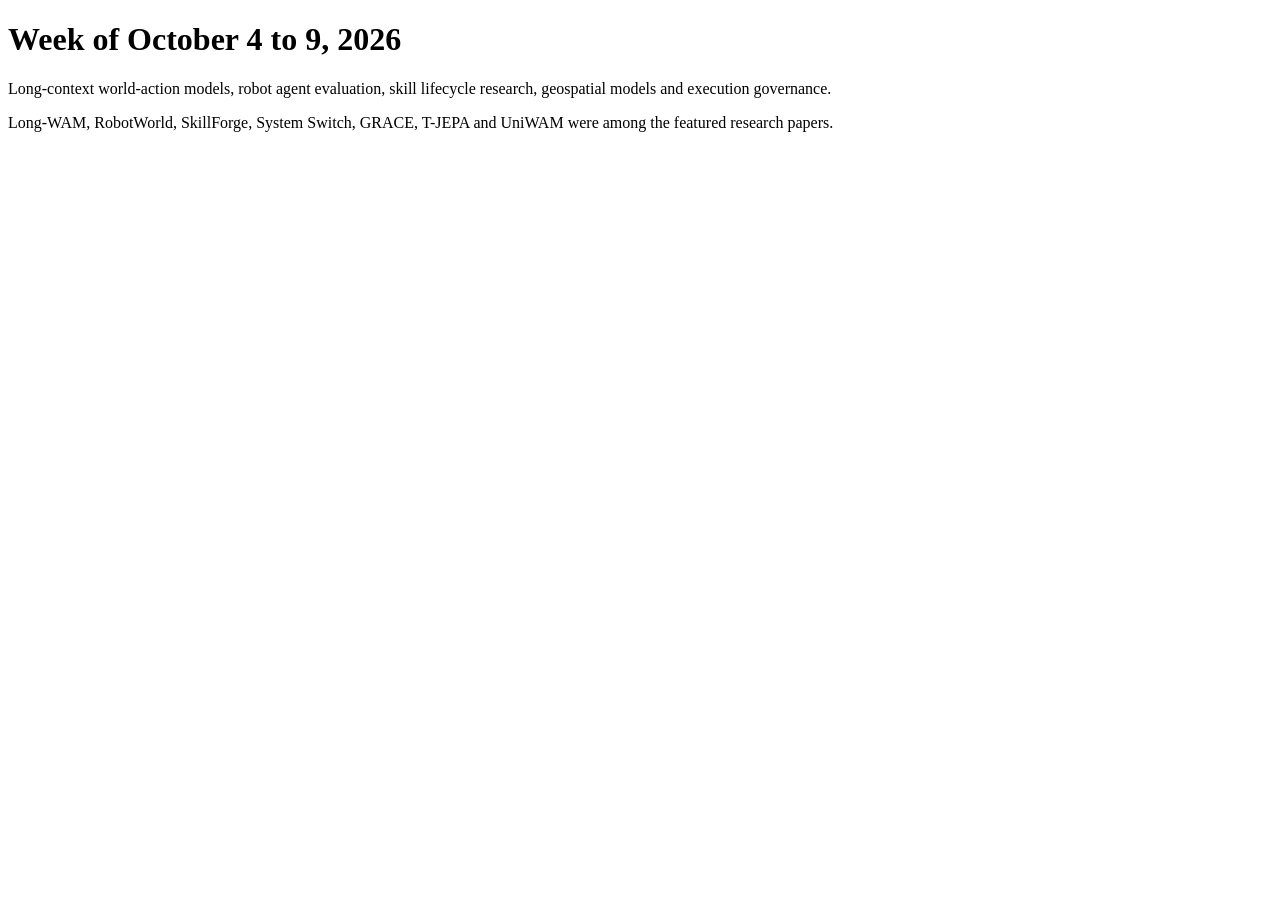
<file: archive/2026-10-04-to-2026-10-09.html>
<!doctype html><html><title>Research OS Oct 4-9 summary</title><body><h1>Week of October 4 to 9, 2026</h1><p>Long-context world-action models, robot agent evaluation, skill lifecycle research, geospatial models and execution governance.</p><p>Long-WAM, RobotWorld, SkillForge, System Switch, GRACE, T-JEPA and UniWAM were among the featured research papers.</p></body></html>
</file>
